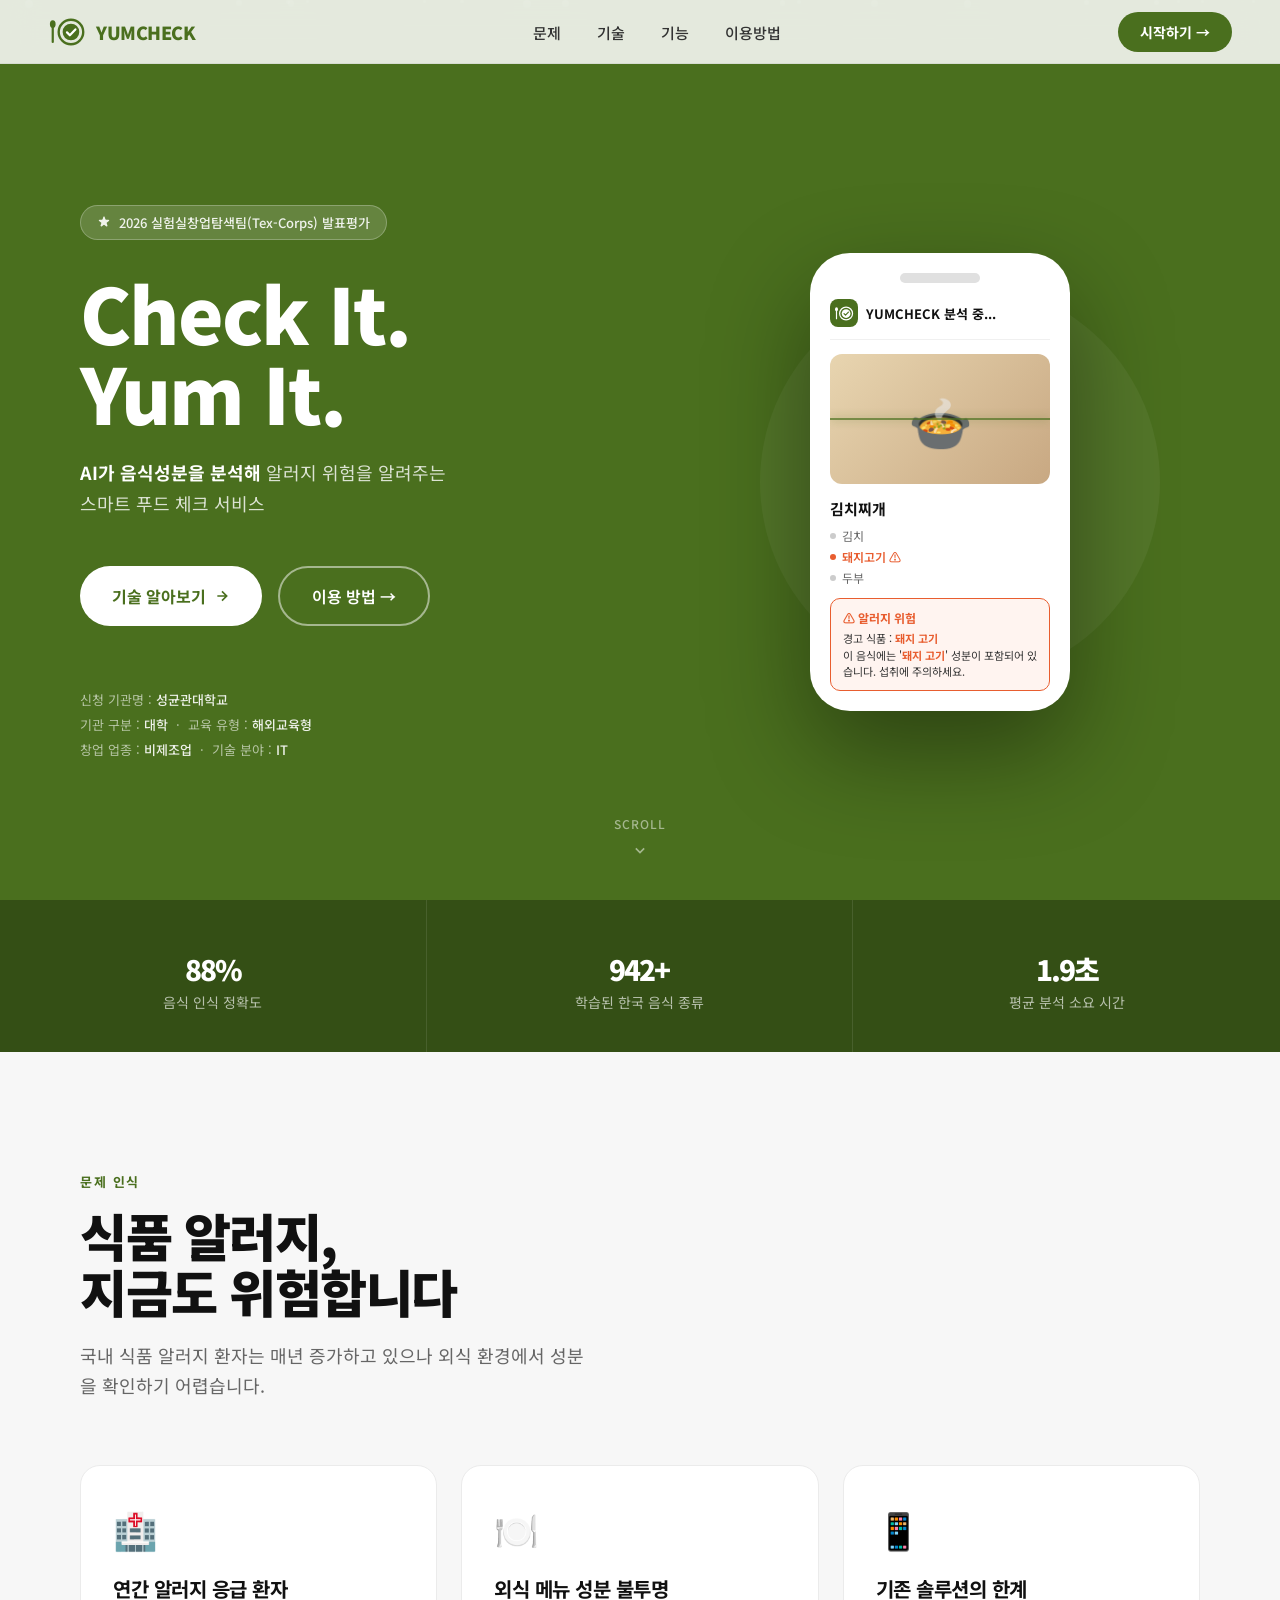
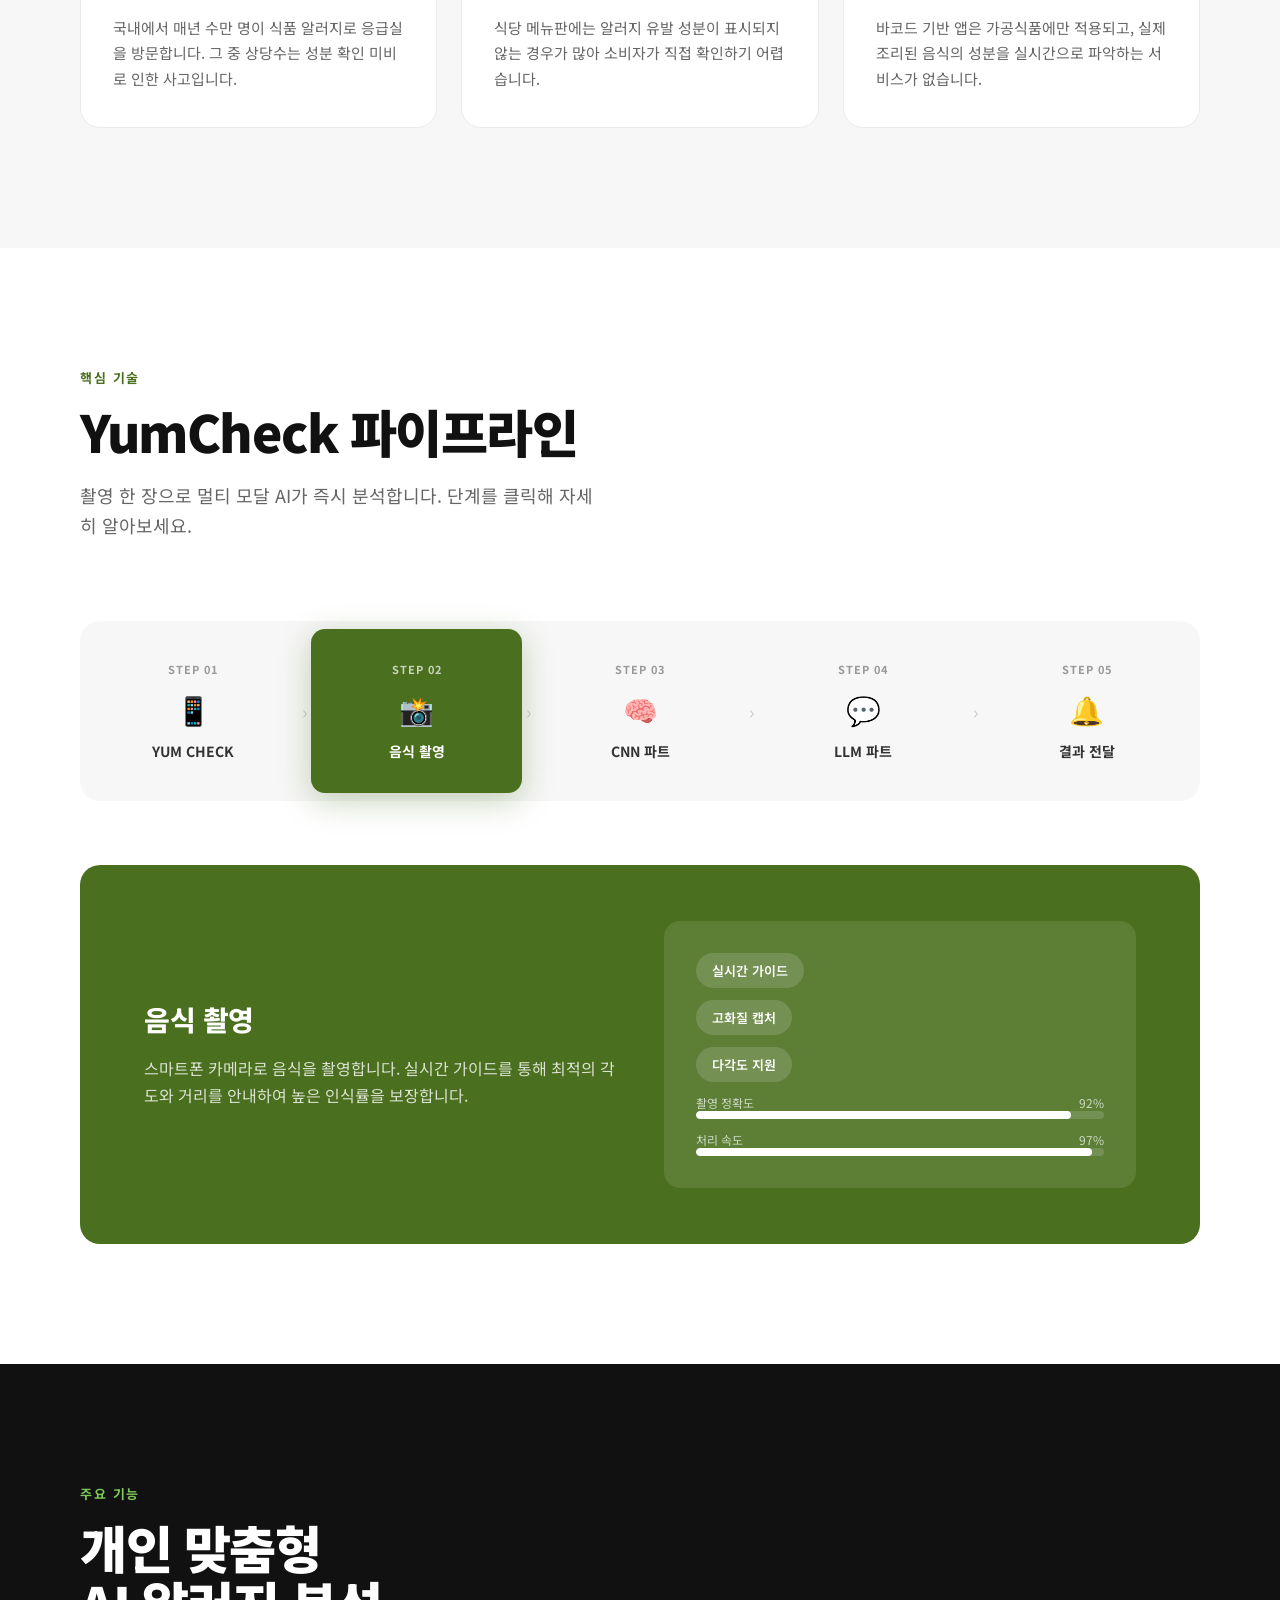
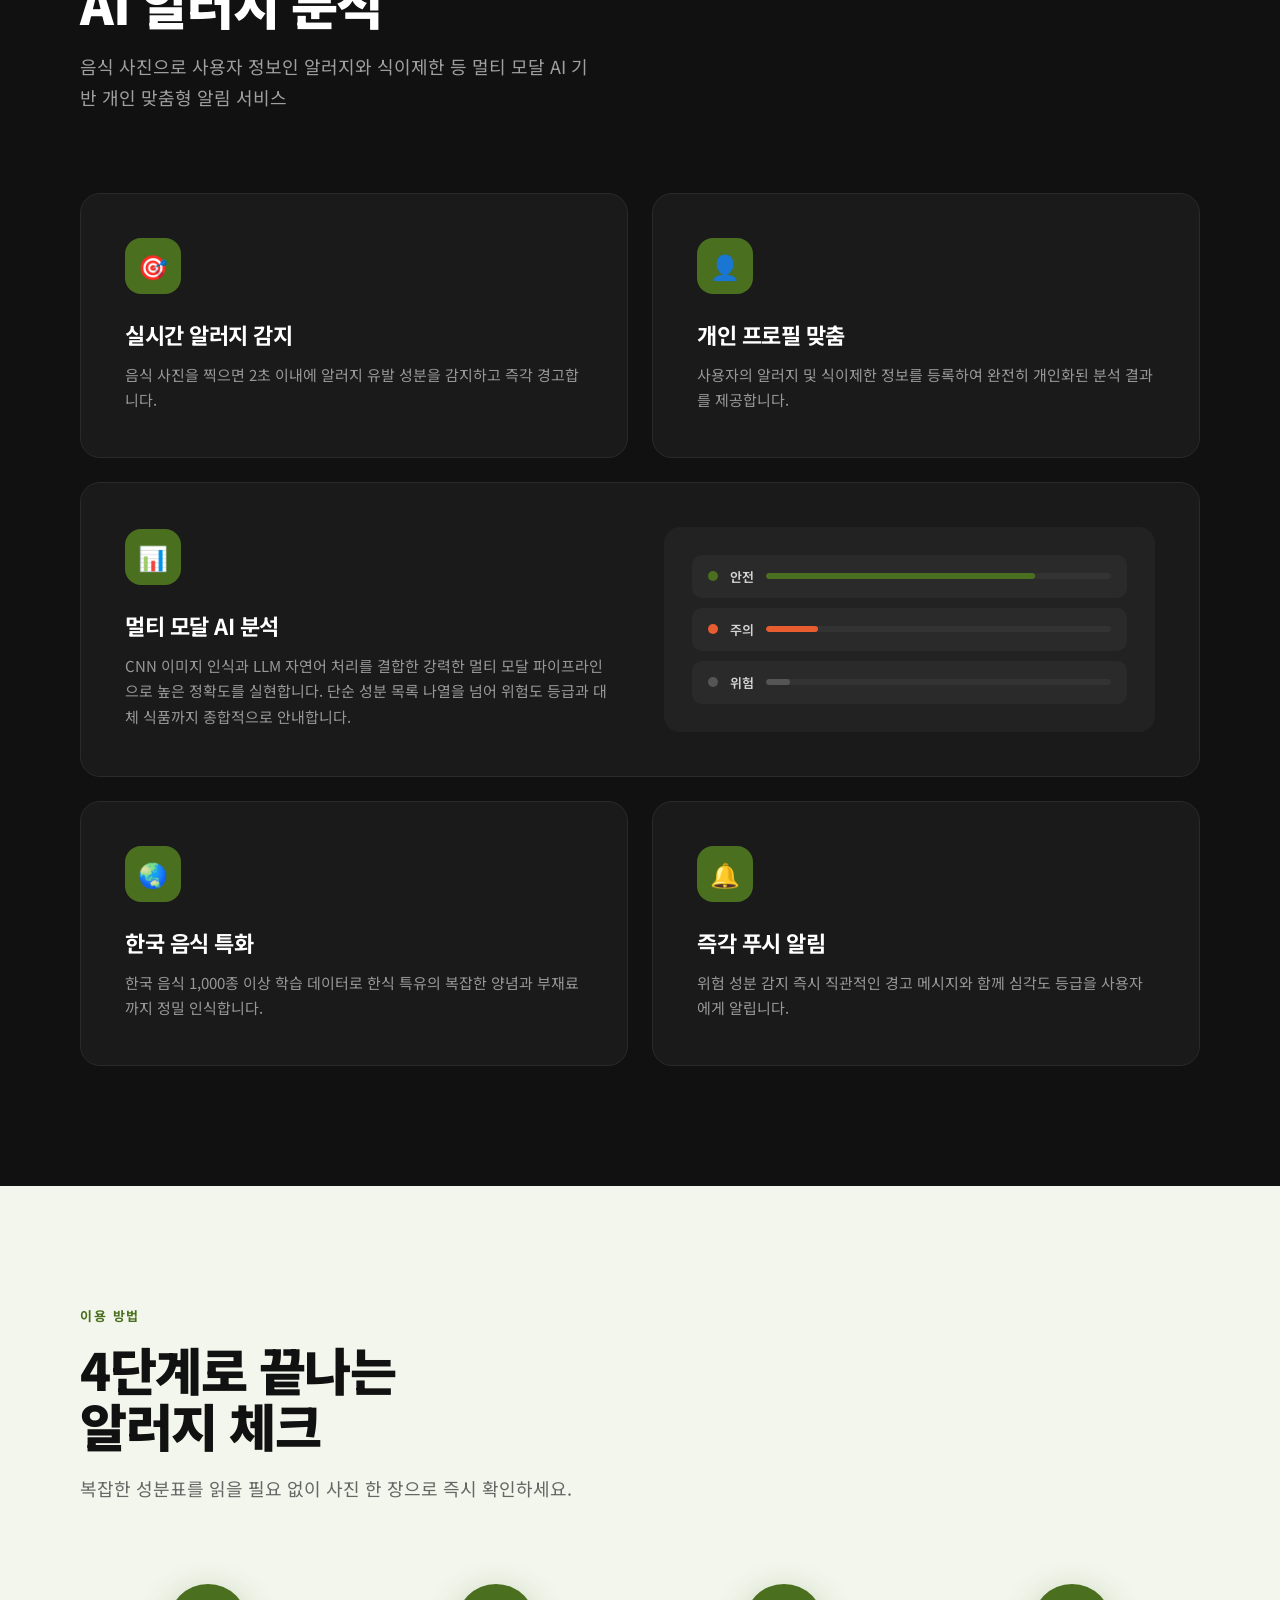
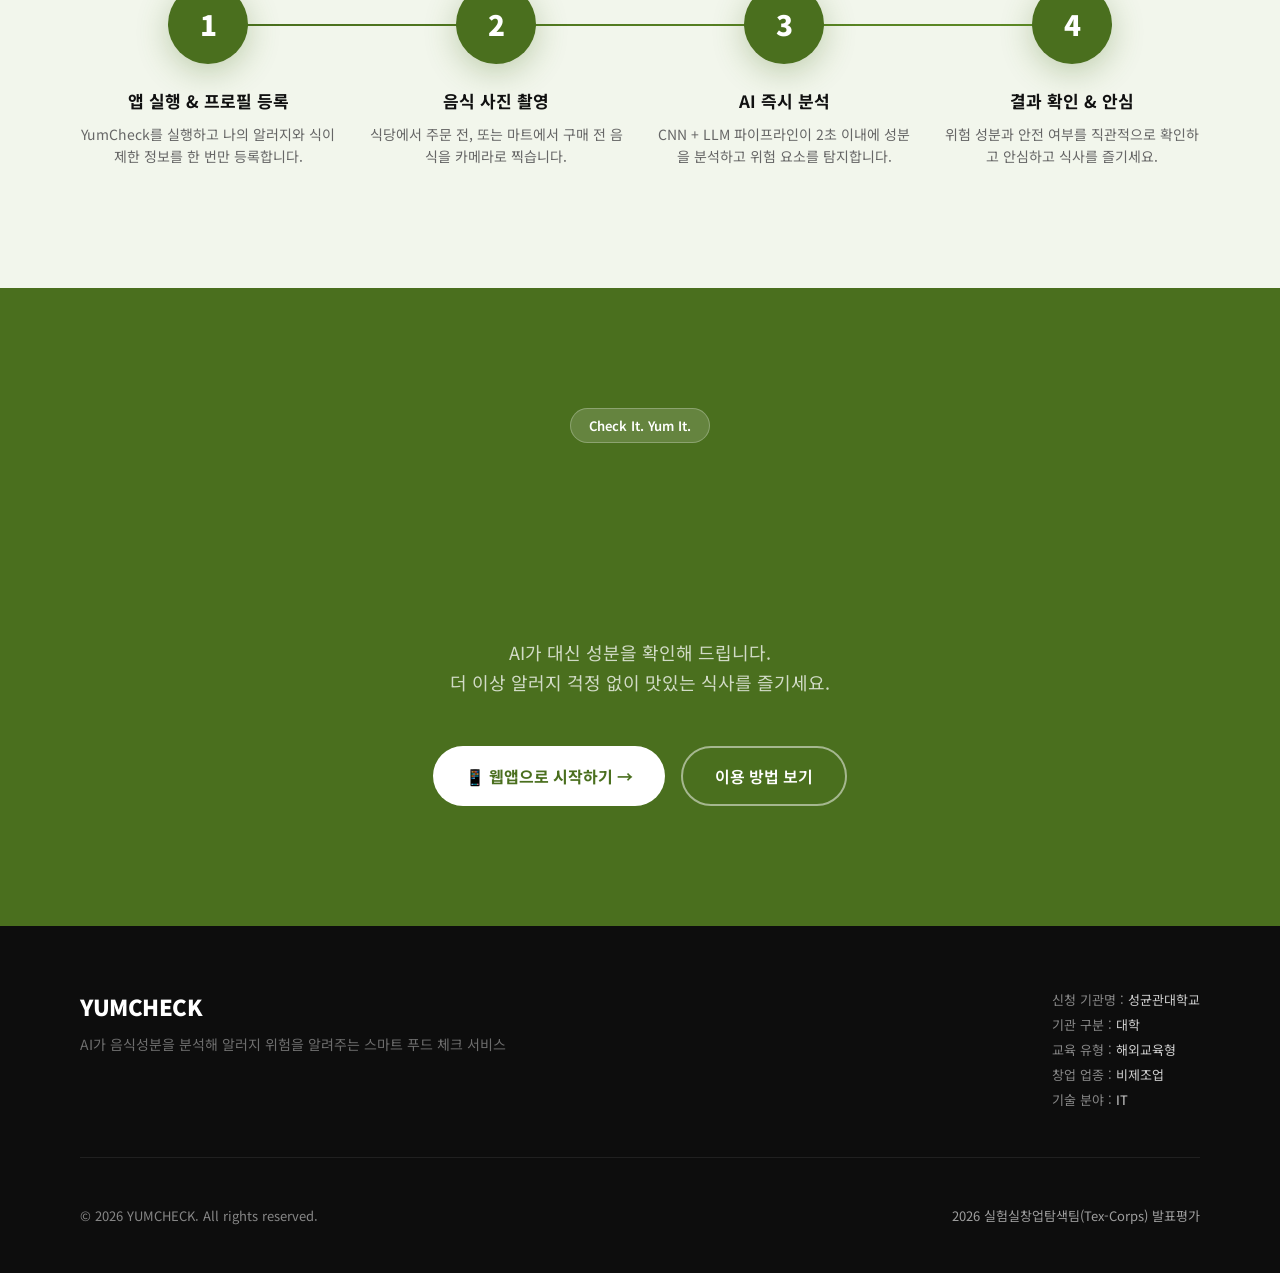
<file: index.html>
<!DOCTYPE html>
<html lang="ko">
<head>
  <meta charset="UTF-8" />
  <meta name="viewport" content="width=device-width, initial-scale=1.0" />
  <title>YUMCHECK — Check It. Yum It.</title>
  <link rel="stylesheet" href="style.css" />
</head>
<body>

<!-- ── NAV ── -->
<nav id="nav">
  <a href="#" class="nav-logo">
    <svg viewBox="0 0 48 40" fill="none" xmlns="http://www.w3.org/2000/svg"><ellipse cx="6" cy="10" rx="3.6" ry="5" fill="#4a6f1e"/><rect x="4.6" y="12" width="2.8" height="22" rx="1.4" fill="#4a6f1e"/><circle cx="29" cy="20" r="15.5" stroke="#4a6f1e" stroke-width="3" fill="none"/><circle cx="29" cy="20" r="10.5" fill="#4a6f1e"/><path d="M24 20.5l3.6 3.6 7-7.4" stroke="#fff" stroke-width="2.8" stroke-linecap="round" stroke-linejoin="round"/></svg>
    <span class="nav-logo-text">YUMCHECK</span>
  </a>
  <ul class="nav-links">
    <li><a href="#problem">문제</a></li>
    <li><a href="#pipeline">기술</a></li>
    <li><a href="#features">기능</a></li>
    <li><a href="#how">이용방법</a></li>
  </ul>
  <a href="app/" class="nav-cta">시작하기 →</a>
</nav>

<!-- ── HERO ── -->
<section class="hero" id="hero" style="position:relative;">
  <div class="particles"></div>

  <div class="hero-left">
    <div class="hero-badge">
      <svg width="14" height="14" fill="currentColor" viewBox="0 0 20 20"><path d="M9.049 2.927c.3-.921 1.603-.921 1.902 0l1.07 3.292a1 1 0 00.95.69h3.462c.969 0 1.371 1.24.588 1.81l-2.8 2.034a1 1 0 00-.364 1.118l1.07 3.292c.3.921-.755 1.688-1.54 1.118l-2.8-2.034a1 1 0 00-1.175 0l-2.8 2.034c-.784.57-1.838-.197-1.539-1.118l1.07-3.292a1 1 0 00-.364-1.118L2.98 8.72c-.783-.57-.38-1.81.588-1.81h3.461a1 1 0 00.951-.69l1.07-3.292z"/></svg>
      2026 실험실창업탐색팀(Tex-Corps) 발표평가
    </div>
    <h1 class="hero-title">Check It.<br>Yum It.</h1>
    <p class="hero-sub">
      <strong>AI가 음식성분을 분석해</strong> 알러지 위험을 알려주는<br>
      스마트 푸드 체크 서비스
    </p>
    <div class="hero-actions">
      <a href="#pipeline" class="btn-primary">
        기술 알아보기
        <svg width="16" height="16" fill="none" stroke="currentColor" stroke-width="2.5" viewBox="0 0 24 24"><path d="M5 12h14M12 5l7 7-7 7"/></svg>
      </a>
      <a href="#how" class="btn-outline">이용 방법 →</a>
    </div>
    <div class="hero-meta">
      <p>신청 기관명 : <span>성균관대학교</span></p>
      <p>기관 구분 : <span>대학</span> &nbsp;·&nbsp; 교육 유형 : <span>해외교육형</span></p>
      <p>창업 업종 : <span>비제조업</span> &nbsp;·&nbsp; 기술 분야 : <span>IT</span></p>
    </div>
  </div>

  <div class="hero-right">
    <div class="hero-blob"></div>
    <div class="phone-mockup">
      <div class="phone-notch"></div>
      <div class="phone-header">
        <div class="phone-header-icon">
          <svg viewBox="0 0 48 40" fill="none" xmlns="http://www.w3.org/2000/svg"><ellipse cx="6" cy="10" rx="3.6" ry="5" fill="white"/><rect x="4.6" y="12" width="2.8" height="22" rx="1.4" fill="white"/><circle cx="29" cy="20" r="15.5" stroke="white" stroke-width="3" fill="none"/><circle cx="29" cy="20" r="10.5" fill="white"/><path d="M24 20.5l3.6 3.6 7-7.4" stroke="#4a6f1e" stroke-width="2.8" stroke-linecap="round" stroke-linejoin="round"/></svg>
        </div>
        <span class="phone-header-title">YUMCHECK 분석 중...</span>
      </div>
      <div class="phone-food-img">
        🍲
        <div class="scan-line"></div>
      </div>
      <div class="food-name">김치찌개</div>
      <div class="ingredient-list">
        <div class="ingredient-item">
          <div class="ingredient-dot"></div>김치
        </div>
        <div class="ingredient-item danger">
          <div class="ingredient-dot"></div>돼지고기 ⚠️
        </div>
        <div class="ingredient-item">
          <div class="ingredient-dot"></div>두부
        </div>
      </div>
      <div class="allergy-alert">
        <div class="alert-title">⚠️ 알러지 위험</div>
        <div class="alert-body">
          경고 식품 : <strong>돼지 고기</strong><br>
          이 음식에는 '<strong>돼지 고기</strong>' 성분이 포함되어 있습니다. 섭취에 주의하세요.
        </div>
      </div>
    </div>
  </div>

  <div class="scroll-indicator">
    <span>SCROLL</span>
    <svg fill="none" stroke="currentColor" stroke-width="2" viewBox="0 0 24 24"><path d="M7 10l5 5 5-5"/></svg>
  </div>
</section>

<!-- ── STATS ── -->
<div class="stats-bar">
  <div class="stat-item reveal">
    <div class="stat-num">
      <span class="counting" data-target="94" data-suffix="%">0%</span>
    </div>
    <div class="stat-label">음식 인식 정확도</div>
  </div>
  <div class="stat-item reveal">
    <div class="stat-num">
      <span class="counting" data-target="1000" data-suffix="+">0+</span>
    </div>
    <div class="stat-label">학습된 한국 음식 종류</div>
  </div>
  <div class="stat-item reveal">
    <div class="stat-num">
      <span class="counting" data-target="2" data-float="true" data-suffix="초">0초</span>
    </div>
    <div class="stat-label">평균 분석 소요 시간</div>
  </div>
</div>

<!-- ── PROBLEM ── -->
<section class="section problem" id="problem">
  <div class="problem-inner">
    <div class="problem-header">
      <div class="section-tag reveal">문제 인식</div>
      <h2 class="section-title reveal">식품 알러지,<br>지금도 위험합니다</h2>
      <p class="section-desc reveal">국내 식품 알러지 환자는 매년 증가하고 있으나 외식 환경에서 성분을 확인하기 어렵습니다.</p>
    </div>
    <div class="problem-cards">
      <div class="problem-card reveal">
        <span class="problem-icon">🏥</span>
        <h3>연간 알러지 응급 환자</h3>
        <p>국내에서 매년 수만 명이 식품 알러지로 응급실을 방문합니다. 그 중 상당수는 성분 확인 미비로 인한 사고입니다.</p>
      </div>
      <div class="problem-card reveal">
        <span class="problem-icon">🍽️</span>
        <h3>외식 메뉴 성분 불투명</h3>
        <p>식당 메뉴판에는 알러지 유발 성분이 표시되지 않는 경우가 많아 소비자가 직접 확인하기 어렵습니다.</p>
      </div>
      <div class="problem-card reveal">
        <span class="problem-icon">📱</span>
        <h3>기존 솔루션의 한계</h3>
        <p>바코드 기반 앱은 가공식품에만 적용되고, 실제 조리된 음식의 성분을 실시간으로 파악하는 서비스가 없습니다.</p>
      </div>
    </div>
  </div>
</section>

<!-- ── PIPELINE ── -->
<section class="section pipeline" id="pipeline">
  <div class="pipeline-inner">
    <div class="pipeline-header">
      <div class="section-tag reveal">핵심 기술</div>
      <h2 class="section-title reveal">YumCheck 파이프라인</h2>
      <p class="section-desc reveal">촬영 한 장으로 멀티 모달 AI가 즉시 분석합니다. 단계를 클릭해 자세히 알아보세요.</p>
    </div>

    <div class="pipeline-flow reveal">
      <div class="pipeline-step active" data-index="0">
        <div class="pipeline-step-num">STEP 01</div>
        <div class="pipeline-step-icon">📱</div>
        <div class="pipeline-step-name">YUM CHECK</div>
      </div>
      <div class="pipeline-arrow">›</div>
      <div class="pipeline-step" data-index="1">
        <div class="pipeline-step-num">STEP 02</div>
        <div class="pipeline-step-icon">📸</div>
        <div class="pipeline-step-name">음식 촬영</div>
      </div>
      <div class="pipeline-arrow">›</div>
      <div class="pipeline-step" data-index="2">
        <div class="pipeline-step-num">STEP 03</div>
        <div class="pipeline-step-icon">🧠</div>
        <div class="pipeline-step-name">CNN 파트</div>
      </div>
      <div class="pipeline-arrow">›</div>
      <div class="pipeline-step" data-index="3">
        <div class="pipeline-step-num">STEP 04</div>
        <div class="pipeline-step-icon">💬</div>
        <div class="pipeline-step-name">LLM 파트</div>
      </div>
      <div class="pipeline-arrow">›</div>
      <div class="pipeline-step" data-index="4">
        <div class="pipeline-step-num">STEP 05</div>
        <div class="pipeline-step-icon">🔔</div>
        <div class="pipeline-step-name">결과 전달</div>
      </div>
    </div>

    <div class="pipeline-detail reveal">
      <div class="pipeline-detail-text">
        <h3>YUM CHECK 앱</h3>
        <p>사용자가 YumCheck 앱을 실행하고 알러지 및 식이제한 정보를 사전에 등록합니다. 개인화된 프로필 기반으로 맞춤 분석을 제공합니다.</p>
      </div>
      <div class="pipeline-detail-visual">
        <div class="detail-tag">iOS / Android</div>
        <div class="detail-tag">프로필 등록</div>
        <div class="detail-tag">알러지 설정</div>
        <div>
          <div class="detail-bar-label"><span>사용자 편의성</span><span>95%</span></div>
          <div class="detail-bar"><div class="detail-bar-fill" style="width:95%"></div></div>
        </div>
        <div>
          <div class="detail-bar-label"><span>설정 완성도</span><span>88%</span></div>
          <div class="detail-bar"><div class="detail-bar-fill" style="width:88%"></div></div>
        </div>
      </div>
    </div>
  </div>
</section>

<!-- ── FEATURES ── -->
<section class="section features" id="features">
  <div class="features-inner">
    <div class="features-header">
      <div class="section-tag reveal" style="color:#7ec85a;">주요 기능</div>
      <h2 class="section-title reveal">개인 맞춤형<br>AI 알러지 분석</h2>
      <p class="section-desc reveal">음식 사진으로 사용자 정보인 알러지와 식이제한 등 멀티 모달 AI 기반 개인 맞춤형 알림 서비스</p>
    </div>
    <div class="features-grid">
      <div class="feature-card reveal">
        <div class="feature-icon-wrap">🎯</div>
        <h3>실시간 알러지 감지</h3>
        <p>음식 사진을 찍으면 2초 이내에 알러지 유발 성분을 감지하고 즉각 경고합니다.</p>
      </div>
      <div class="feature-card reveal">
        <div class="feature-icon-wrap">👤</div>
        <h3>개인 프로필 맞춤</h3>
        <p>사용자의 알러지 및 식이제한 정보를 등록하여 완전히 개인화된 분석 결과를 제공합니다.</p>
      </div>
      <div class="feature-card large reveal">
        <div>
          <div class="feature-icon-wrap">📊</div>
          <h3>멀티 모달 AI 분석</h3>
          <p>CNN 이미지 인식과 LLM 자연어 처리를 결합한 강력한 멀티 모달 파이프라인으로 높은 정확도를 실현합니다. 단순 성분 목록 나열을 넘어 위험도 등급과 대체 식품까지 종합적으로 안내합니다.</p>
        </div>
        <div class="feature-visual">
          <div class="fv-row">
            <div class="fv-dot green"></div>
            <div class="fv-label">안전</div>
            <div class="fv-bar"><div class="fv-bar-fill green" style="width:78%"></div></div>
          </div>
          <div class="fv-row">
            <div class="fv-dot orange"></div>
            <div class="fv-label">주의</div>
            <div class="fv-bar"><div class="fv-bar-fill orange" style="width:15%"></div></div>
          </div>
          <div class="fv-row">
            <div class="fv-dot gray"></div>
            <div class="fv-label">위험</div>
            <div class="fv-bar"><div class="fv-bar-fill gray" style="width:7%"></div></div>
          </div>
        </div>
      </div>
      <div class="feature-card reveal">
        <div class="feature-icon-wrap">🌏</div>
        <h3>한국 음식 특화</h3>
        <p>한국 음식 1,000종 이상 학습 데이터로 한식 특유의 복잡한 양념과 부재료까지 정밀 인식합니다.</p>
      </div>
      <div class="feature-card reveal">
        <div class="feature-icon-wrap">🔔</div>
        <h3>즉각 푸시 알림</h3>
        <p>위험 성분 감지 즉시 직관적인 경고 메시지와 함께 심각도 등급을 사용자에게 알립니다.</p>
      </div>
    </div>
  </div>
</section>

<!-- ── HOW IT WORKS ── -->
<section class="section how" id="how">
  <div class="how-inner">
    <div class="how-header">
      <div class="section-tag reveal">이용 방법</div>
      <h2 class="section-title reveal">4단계로 끝나는<br>알러지 체크</h2>
      <p class="section-desc reveal">복잡한 성분표를 읽을 필요 없이 사진 한 장으로 즉시 확인하세요.</p>
    </div>
    <div class="how-steps">
      <div class="how-step reveal">
        <div class="how-step-num">1</div>
        <h3>앱 실행 & 프로필 등록</h3>
        <p>YumCheck를 실행하고 나의 알러지와 식이제한 정보를 한 번만 등록합니다.</p>
      </div>
      <div class="how-step reveal">
        <div class="how-step-num">2</div>
        <h3>음식 사진 촬영</h3>
        <p>식당에서 주문 전, 또는 마트에서 구매 전 음식을 카메라로 찍습니다.</p>
      </div>
      <div class="how-step reveal">
        <div class="how-step-num">3</div>
        <h3>AI 즉시 분석</h3>
        <p>CNN + LLM 파이프라인이 2초 이내에 성분을 분석하고 위험 요소를 탐지합니다.</p>
      </div>
      <div class="how-step reveal">
        <div class="how-step-num">4</div>
        <h3>결과 확인 & 안심</h3>
        <p>위험 성분과 안전 여부를 직관적으로 확인하고 안심하고 식사를 즐기세요.</p>
      </div>
    </div>
  </div>
</section>

<!-- ── CTA ── -->
<section class="cta" id="cta">
  <div class="cta-inner">
    <div class="cta-badge reveal">Check It. Yum It.</div>
    <h2 class="reveal">지금 바로<br>안전하게 드세요</h2>
    <p class="reveal">AI가 대신 성분을 확인해 드립니다.<br>더 이상 알러지 걱정 없이 맛있는 식사를 즐기세요.</p>
    <div class="cta-actions reveal">
      <a href="app/" class="btn-primary">
        📱 웹앱으로 시작하기 →
      </a>
      <a href="#how" class="btn-outline">
        이용 방법 보기
      </a>
    </div>
  </div>
</section>

<!-- ── FOOTER ── -->
<footer>
  <div class="footer-inner">
    <div class="footer-top">
      <div class="footer-brand">
        <div class="footer-brand-name">YUMCHECK</div>
        <div class="footer-brand-tagline">AI가 음식성분을 분석해 알러지 위험을 알려주는 스마트 푸드 체크 서비스</div>
      </div>
      <div class="footer-info">
        <p>신청 기관명 : <span>성균관대학교</span></p>
        <p>기관 구분 : <span>대학</span></p>
        <p>교육 유형 : <span>해외교육형</span></p>
        <p>창업 업종 : <span>비제조업</span></p>
        <p>기술 분야 : <span>IT</span></p>
      </div>
    </div>
    <div class="footer-bottom">
      <p>© 2026 YUMCHECK. All rights reserved.</p>
      <p class="footer-event">2026 실험실창업탐색팀(Tex-Corps) 발표평가</p>
    </div>
  </div>
</footer>

<script src="script.js"></script>
</body>
</html>
</file>
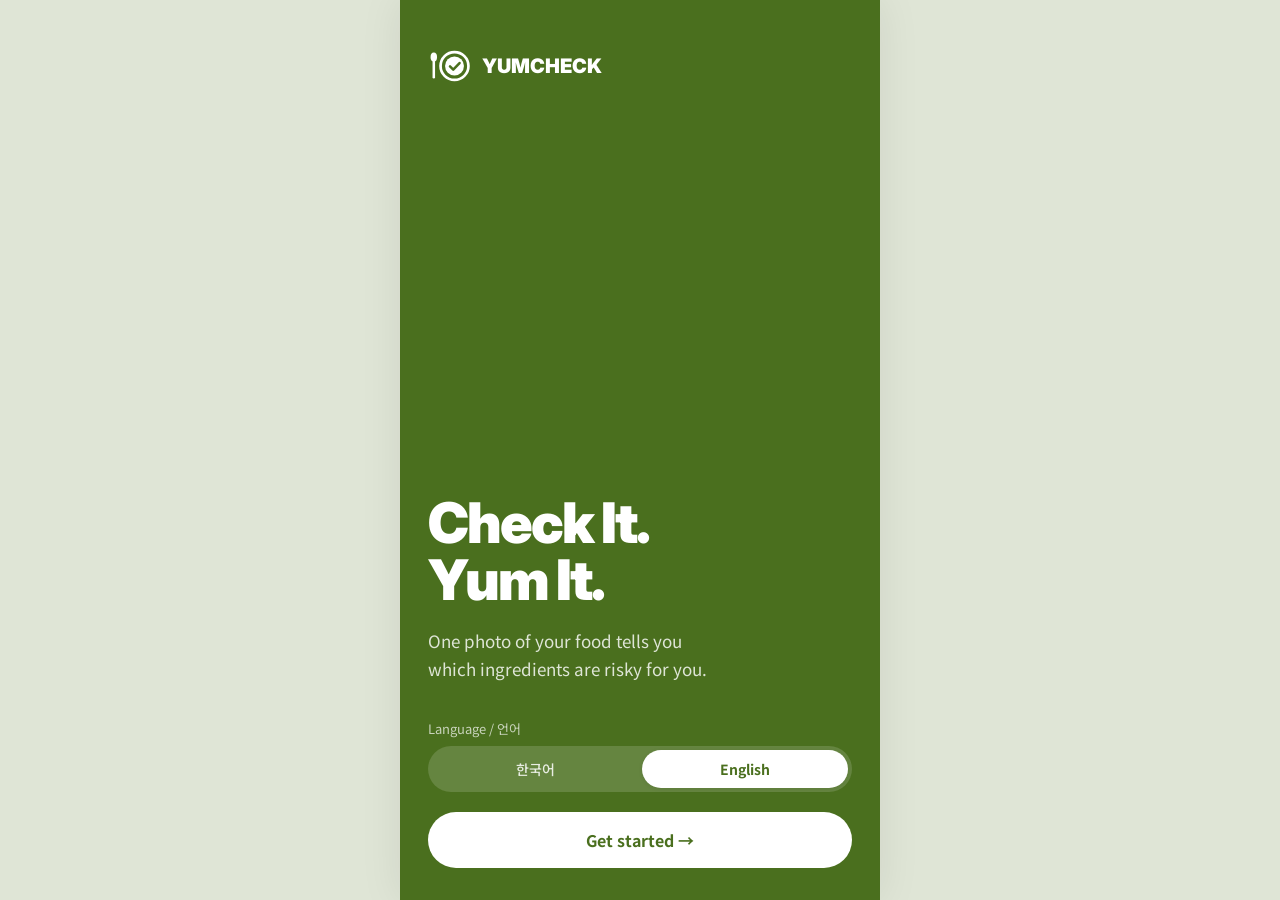
<file: app/index.html>
<!DOCTYPE html>
<html lang="ko">
<head>
  <meta charset="UTF-8" />
  <meta name="viewport" content="width=device-width, initial-scale=1, viewport-fit=cover" />
  <meta name="theme-color" content="#4a6f1e" />
  <meta name="apple-mobile-web-app-capable" content="yes" />
  <meta name="apple-mobile-web-app-status-bar-style" content="default" />
  <meta name="apple-mobile-web-app-title" content="YumCheck" />
  <title>YumCheck</title>
  <link rel="manifest" href="manifest.json" />
  <link rel="icon" href="icon.svg" type="image/svg+xml" />
  <link rel="apple-touch-icon" href="icon-192.png" />
  <link rel="preconnect" href="https://fonts.googleapis.com" />
  <link rel="stylesheet" href="https://fonts.googleapis.com/css2?family=Noto+Sans+KR:wght@400;500;700;900&family=Inter:wght@400;500;700;900&display=swap" />
  <link rel="stylesheet" href="app.css" />
</head>
<body>
  <div id="app">
    <header class="topbar" id="topbar">
      <button class="brand" data-go="home" aria-label="YumCheck home">
        <svg viewBox="0 0 48 40" fill="none" aria-hidden="true"><ellipse cx="6" cy="10" rx="3.6" ry="5" fill="currentColor"/><rect x="4.6" y="12" width="2.8" height="22" rx="1.4" fill="currentColor"/><circle cx="29" cy="20" r="15.5" stroke="currentColor" stroke-width="3"/><circle cx="29" cy="20" r="10.5" fill="currentColor"/><path d="M24 20.5l3.6 3.6 7-7.4" stroke="#fff" stroke-width="2.8" stroke-linecap="round" stroke-linejoin="round"/></svg>
        <span>YUMCHECK</span>
      </button>
      <div class="lang-toggle" role="group" aria-label="Language">
        <button data-lang="ko">KO</button>
        <button data-lang="en">EN</button>
      </div>
    </header>

    <main id="view"></main>

    <nav class="tabbar" id="tabbar">
      <button data-go="home" class="tab" data-tab="home">
        <svg viewBox="0 0 24 24" fill="none" stroke="currentColor" stroke-width="2" stroke-linecap="round" stroke-linejoin="round"><path d="M3 10.5 12 3l9 7.5V20a1 1 0 0 1-1 1h-5v-6H9v6H4a1 1 0 0 1-1-1z"/></svg>
        <span data-i18n="tabHome"></span>
      </button>
      <button class="tab-scan" data-action="camera" aria-label="Take photo">
        <svg viewBox="0 0 24 24" fill="none" stroke="currentColor" stroke-width="2" stroke-linecap="round" stroke-linejoin="round"><path d="M4 8h3l2-3h6l2 3h3a1 1 0 0 1 1 1v10a1 1 0 0 1-1 1H4a1 1 0 0 1-1-1V9a1 1 0 0 1 1-1z"/><circle cx="12" cy="13.5" r="3.5"/></svg>
      </button>
      <button data-go="profile" class="tab" data-tab="profile">
        <svg viewBox="0 0 24 24" fill="none" stroke="currentColor" stroke-width="2" stroke-linecap="round" stroke-linejoin="round"><circle cx="12" cy="8" r="4"/><path d="M4 21c0-4 3.6-7 8-7s8 3 8 7"/></svg>
        <span data-i18n="tabProfile"></span>
      </button>
    </nav>

    <!-- 카메라: 스마트폰에서는 바로 후면 카메라가 열림 -->
    <input type="file" id="cameraInput" accept="image/*" capture="environment" hidden />
    <input type="file" id="galleryInput" accept="image/*" hidden />

    <div class="toast" id="toast" role="status" aria-live="polite"></div>
  </div>

  <script src="data.js"></script>
  <script src="app.js"></script>
</body>
</html>
</file>
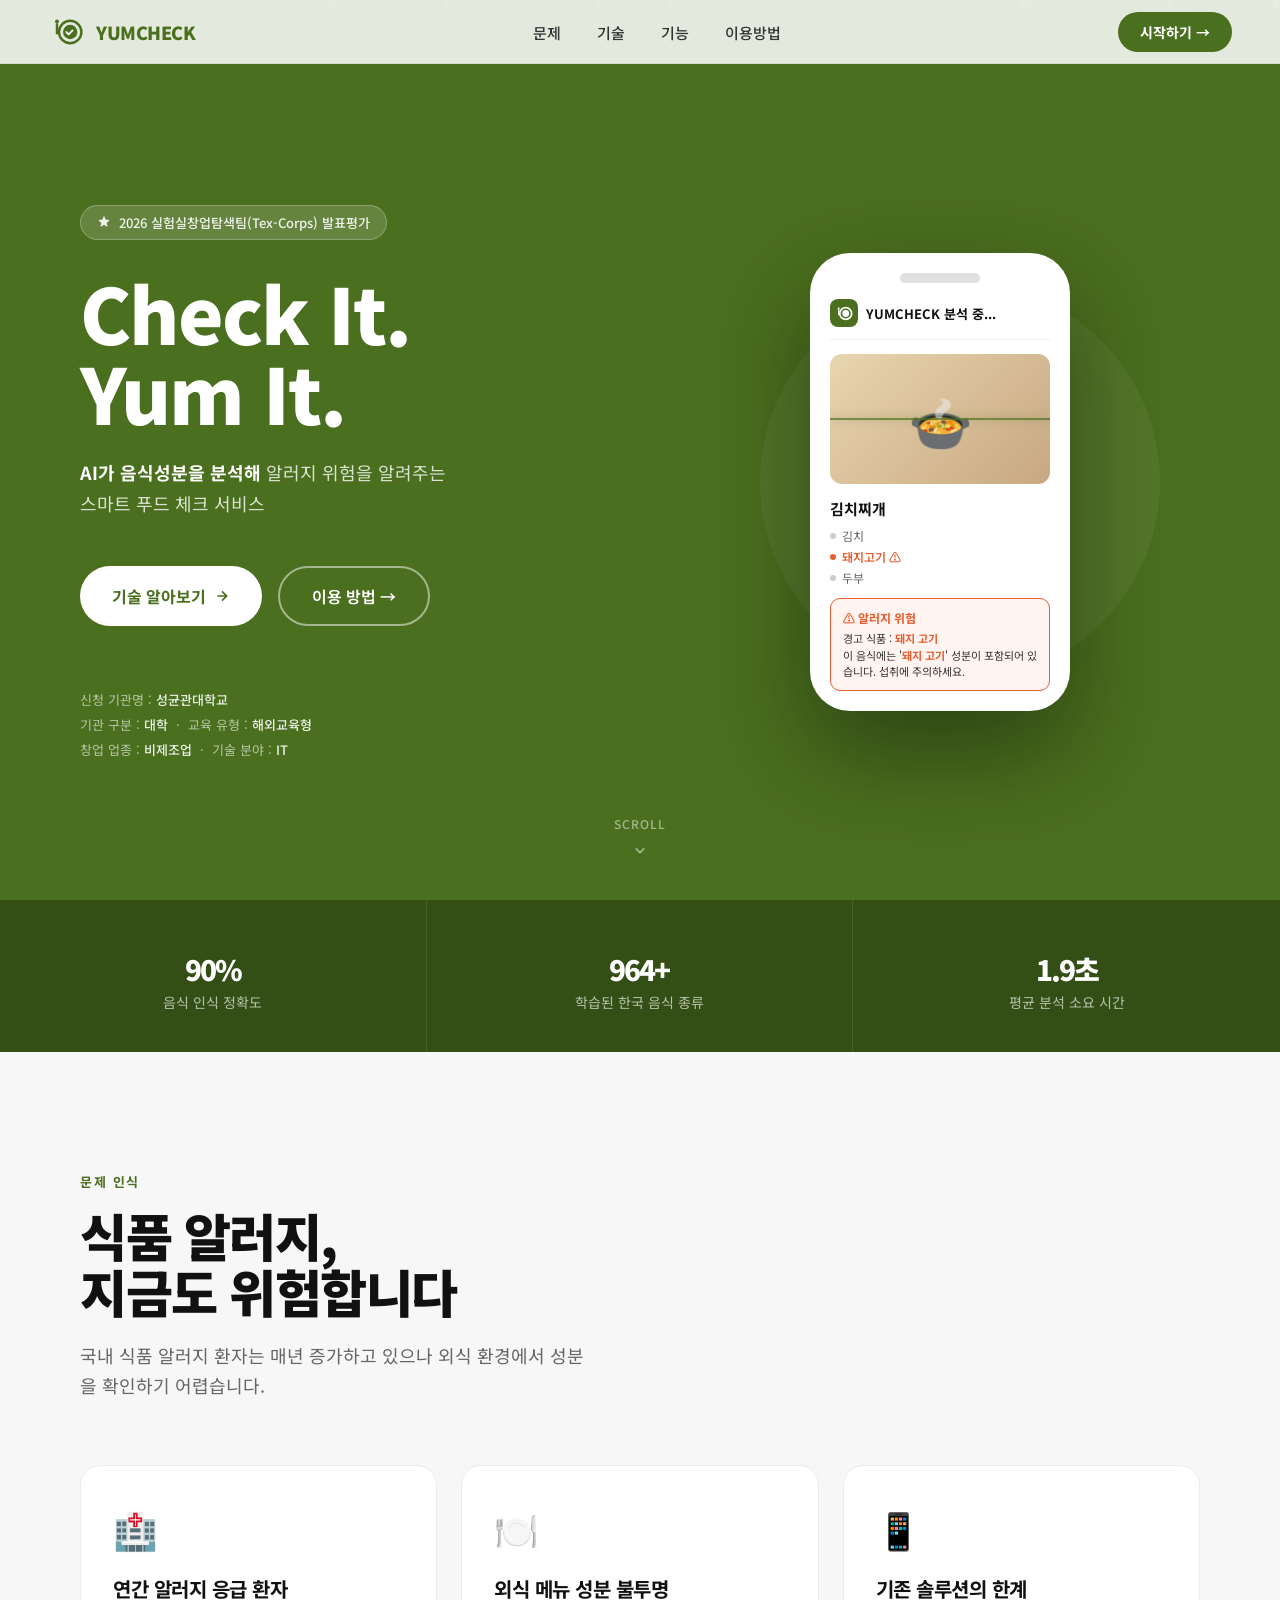
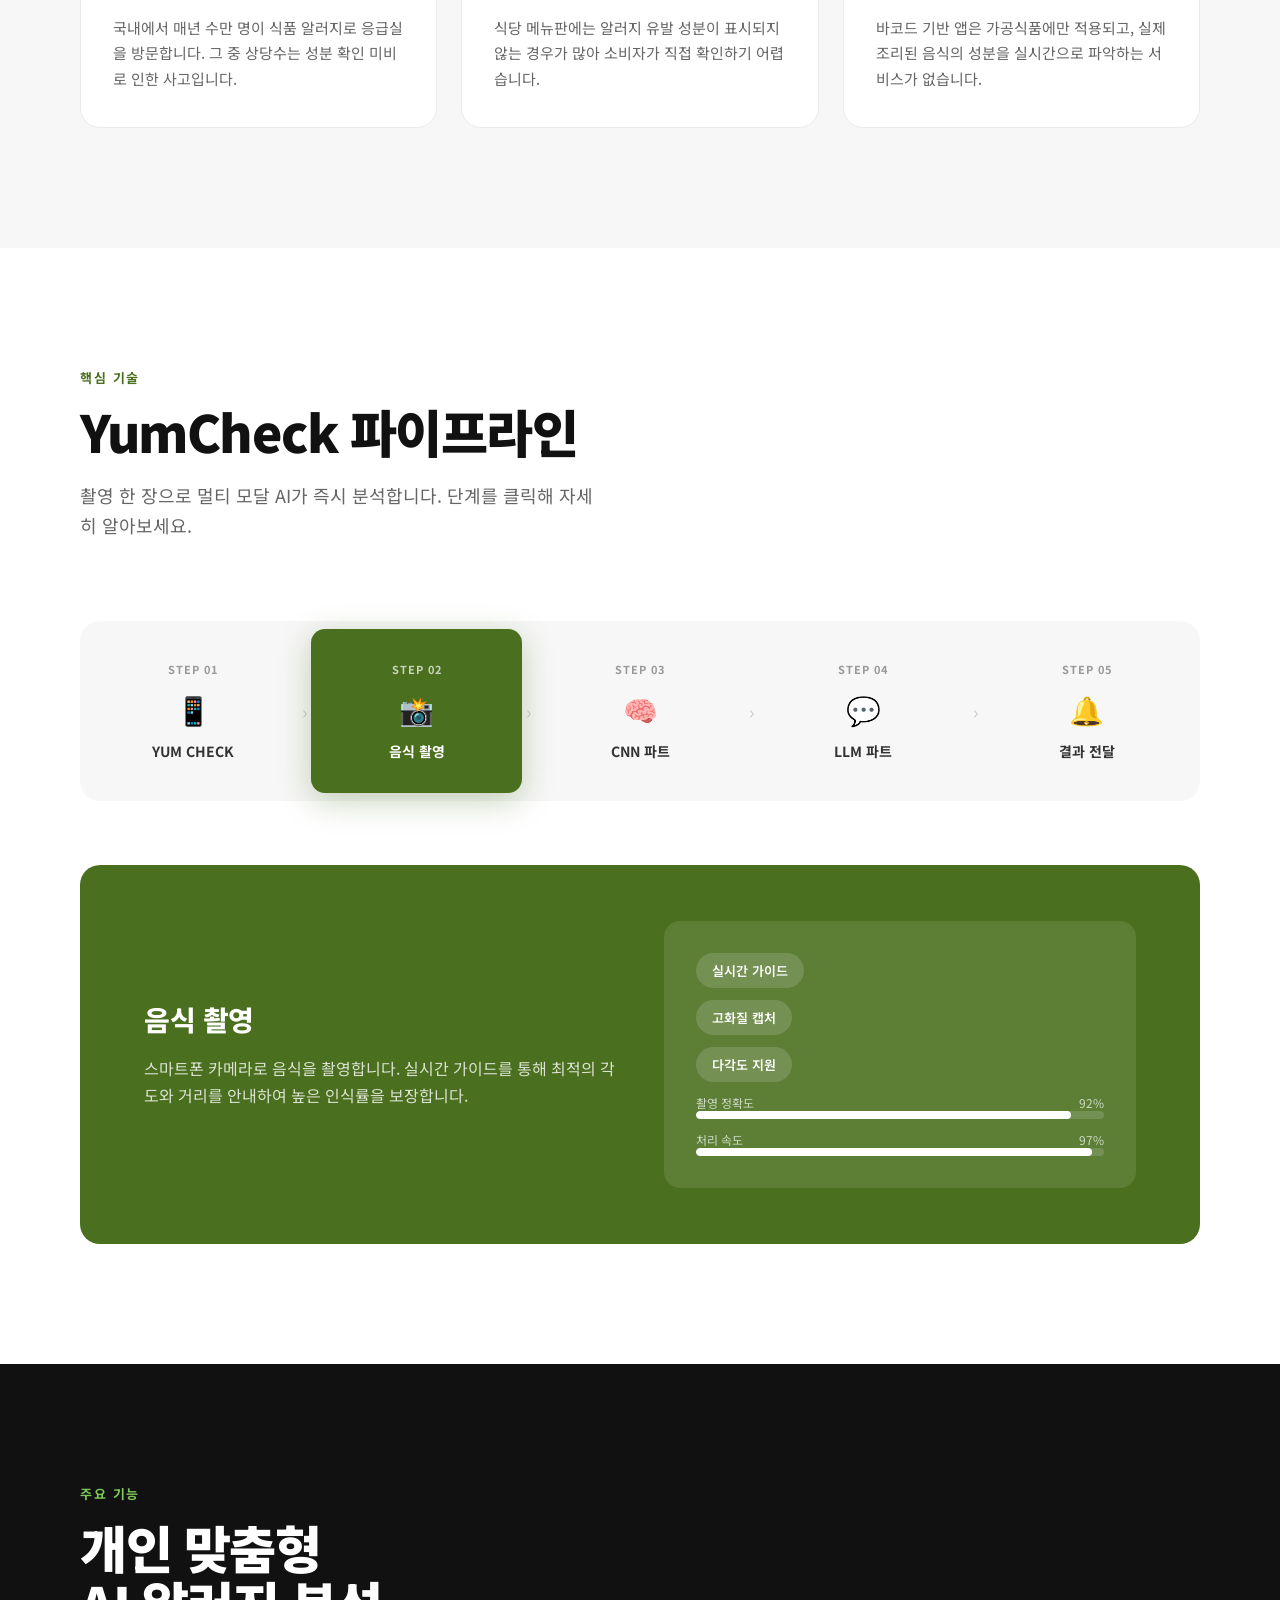
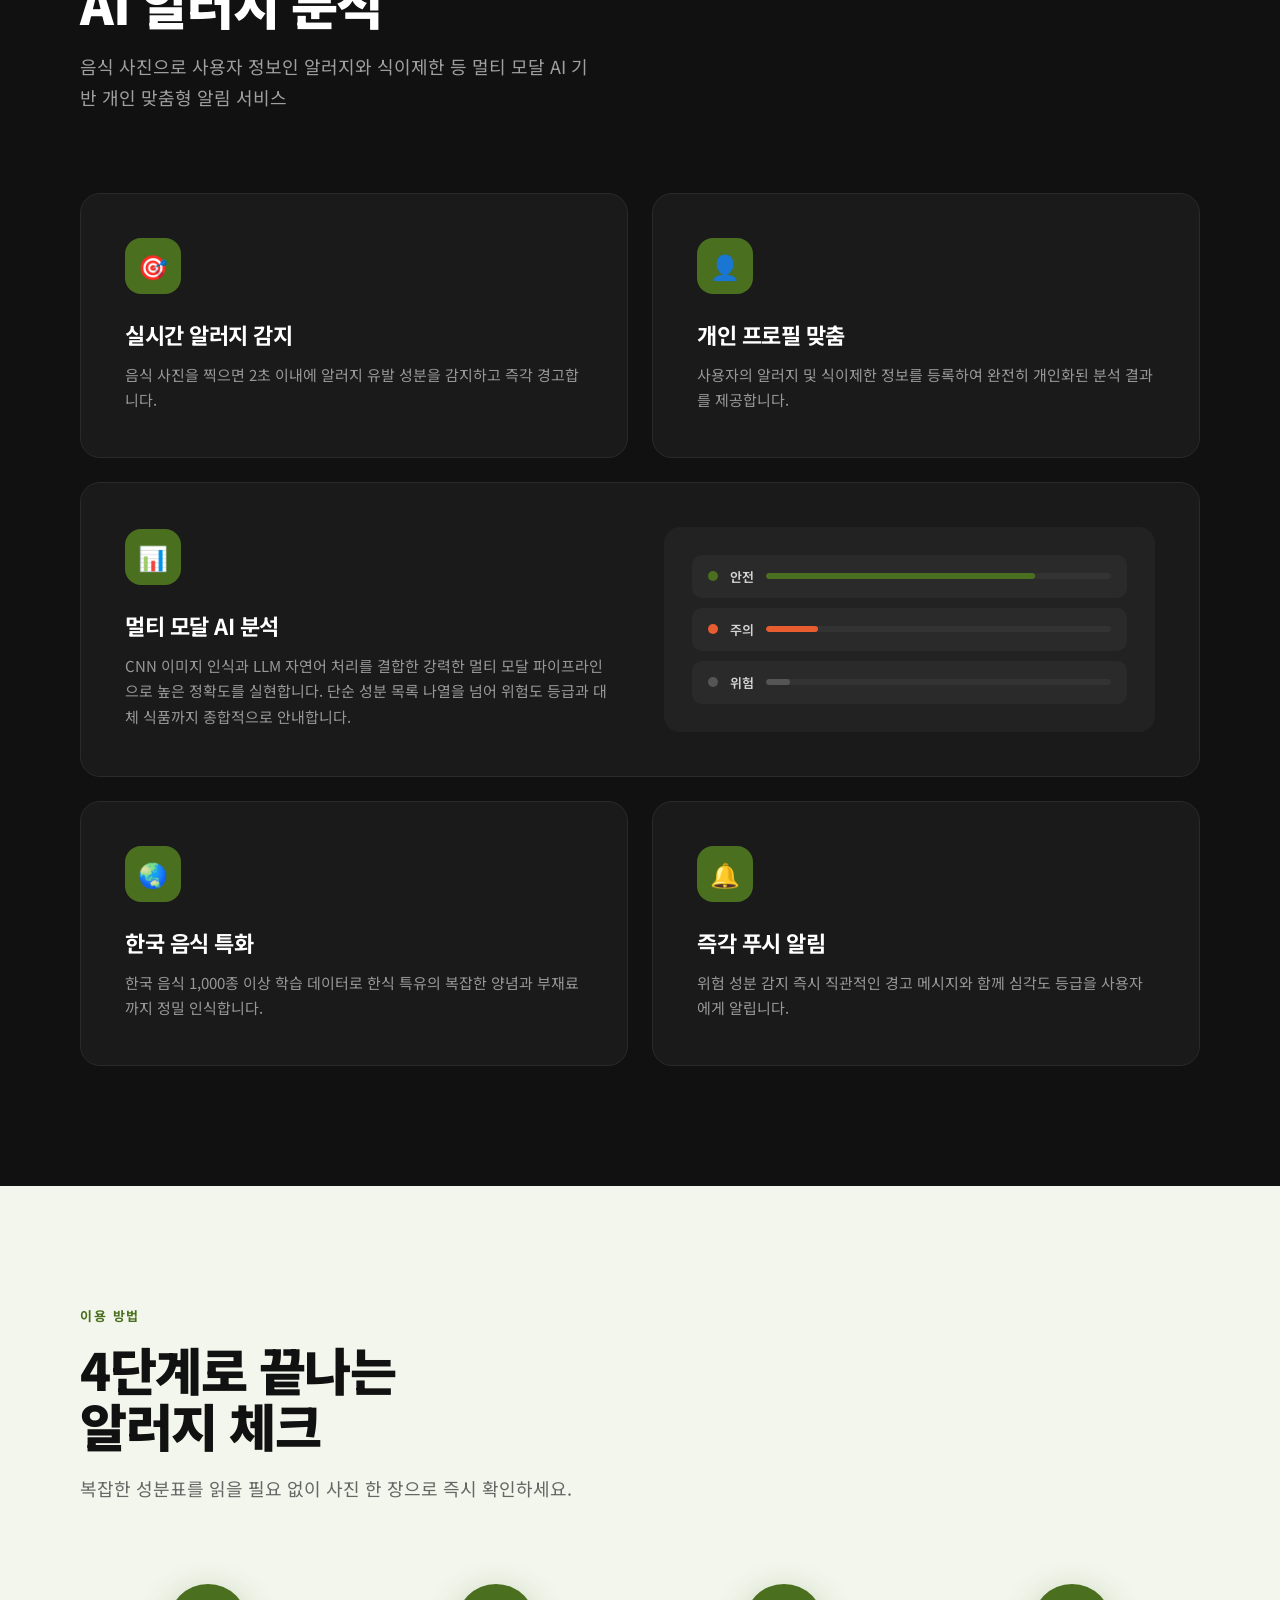
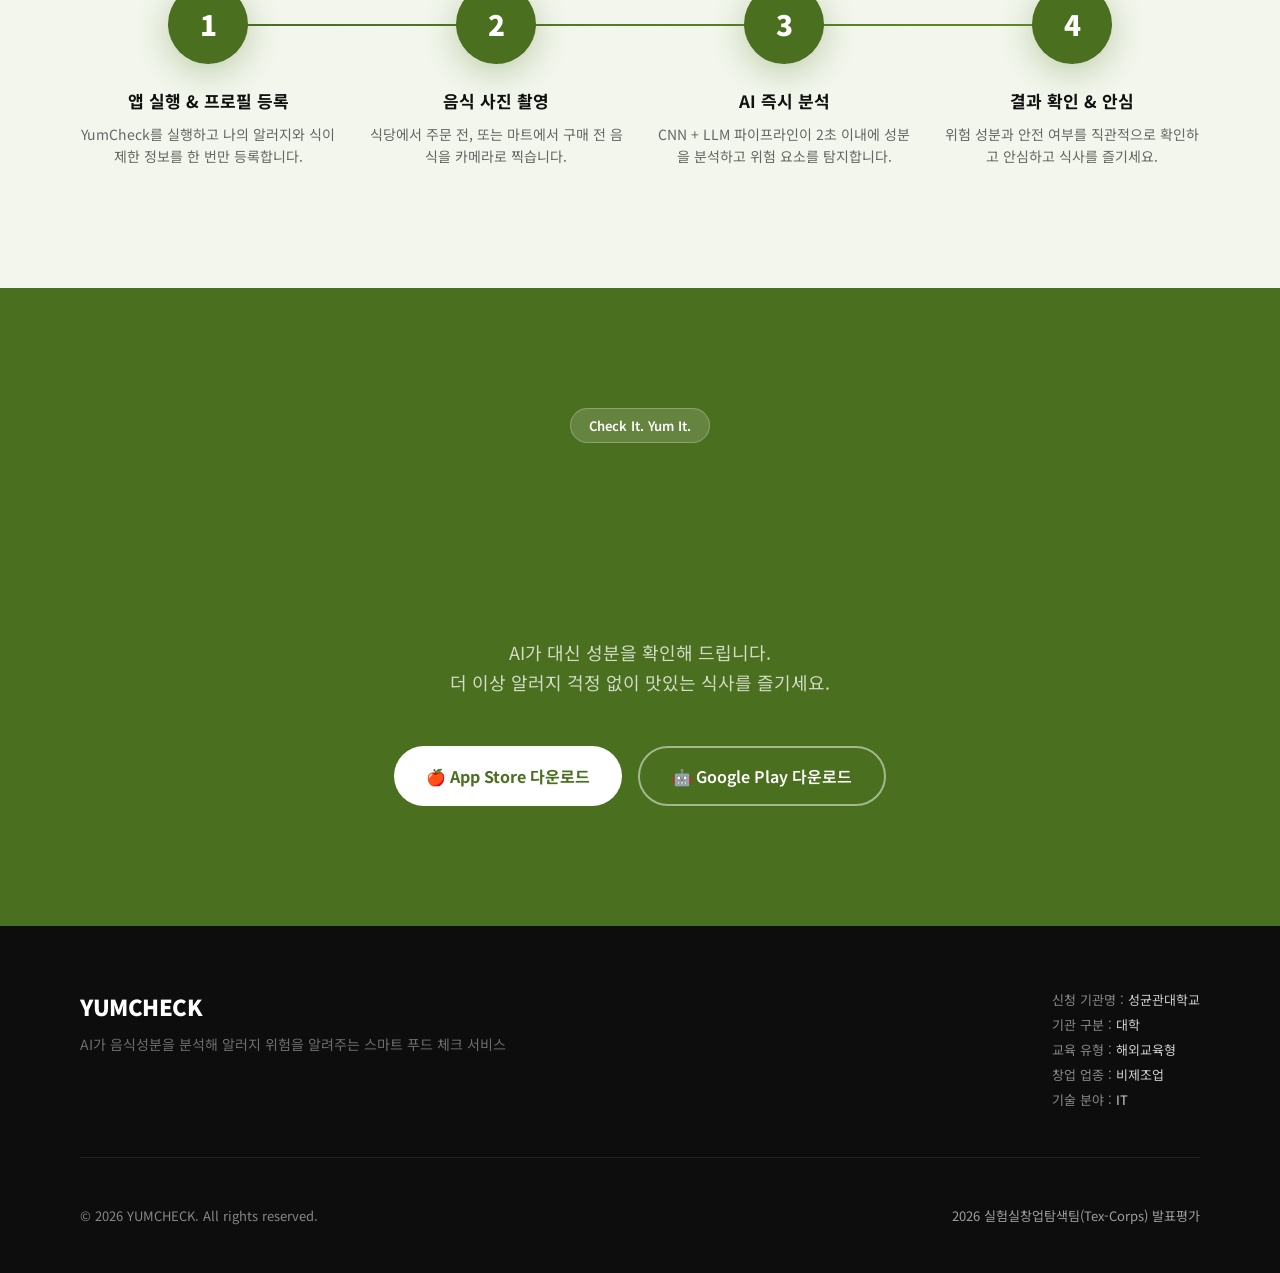
<file: main.html>
<!DOCTYPE html>
<html lang="ko">
<head>
  <meta charset="UTF-8" />
  <meta name="viewport" content="width=device-width, initial-scale=1.0" />
  <title>YUMCHECK — Check It. Yum It.</title>
  <link rel="stylesheet" href="style.css" />
</head>
<body>

<!-- ── NAV ── -->
<nav id="nav">
  <a href="#" class="nav-logo">
    <svg viewBox="0 0 40 40" fill="none" xmlns="http://www.w3.org/2000/svg">
      <circle cx="24" cy="20" r="14" stroke="#4a6f1e" stroke-width="3"/>
      <circle cx="24" cy="20" r="9" fill="#4a6f1e"/>
      <path d="M19 20l3 3 5-5" stroke="white" stroke-width="2.2" stroke-linecap="round" stroke-linejoin="round"/>
      <rect x="6" y="9" width="3" height="14" rx="1.5" fill="#4a6f1e"/>
      <circle cx="7.5" cy="7" r="2.5" fill="#4a6f1e"/>
    </svg>
    <span class="nav-logo-text">YUMCHECK</span>
  </a>
  <ul class="nav-links">
    <li><a href="#problem">문제</a></li>
    <li><a href="#pipeline">기술</a></li>
    <li><a href="#features">기능</a></li>
    <li><a href="#how">이용방법</a></li>
  </ul>
  <a href="#cta" class="nav-cta">시작하기 →</a>
</nav>

<!-- ── HERO ── -->
<section class="hero" id="hero" style="position:relative;">
  <div class="particles"></div>

  <div class="hero-left">
    <div class="hero-badge">
      <svg width="14" height="14" fill="currentColor" viewBox="0 0 20 20"><path d="M9.049 2.927c.3-.921 1.603-.921 1.902 0l1.07 3.292a1 1 0 00.95.69h3.462c.969 0 1.371 1.24.588 1.81l-2.8 2.034a1 1 0 00-.364 1.118l1.07 3.292c.3.921-.755 1.688-1.54 1.118l-2.8-2.034a1 1 0 00-1.175 0l-2.8 2.034c-.784.57-1.838-.197-1.539-1.118l1.07-3.292a1 1 0 00-.364-1.118L2.98 8.72c-.783-.57-.38-1.81.588-1.81h3.461a1 1 0 00.951-.69l1.07-3.292z"/></svg>
      2026 실험실창업탐색팀(Tex-Corps) 발표평가
    </div>
    <h1 class="hero-title">Check It.<br>Yum It.</h1>
    <p class="hero-sub">
      <strong>AI가 음식성분을 분석해</strong> 알러지 위험을 알려주는<br>
      스마트 푸드 체크 서비스
    </p>
    <div class="hero-actions">
      <a href="#pipeline" class="btn-primary">
        기술 알아보기
        <svg width="16" height="16" fill="none" stroke="currentColor" stroke-width="2.5" viewBox="0 0 24 24"><path d="M5 12h14M12 5l7 7-7 7"/></svg>
      </a>
      <a href="#how" class="btn-outline">이용 방법 →</a>
    </div>
    <div class="hero-meta">
      <p>신청 기관명 : <span>성균관대학교</span></p>
      <p>기관 구분 : <span>대학</span> &nbsp;·&nbsp; 교육 유형 : <span>해외교육형</span></p>
      <p>창업 업종 : <span>비제조업</span> &nbsp;·&nbsp; 기술 분야 : <span>IT</span></p>
    </div>
  </div>

  <div class="hero-right">
    <div class="hero-blob"></div>
    <div class="phone-mockup">
      <div class="phone-notch"></div>
      <div class="phone-header">
        <div class="phone-header-icon">
          <svg viewBox="0 0 20 20"><circle cx="12" cy="10" r="7" stroke="white" stroke-width="2" fill="none"/><circle cx="12" cy="10" r="4" fill="white"/><path d="M12 4l.01-.01M12 16l.01-.01" stroke="white" stroke-width="0"/><rect x="3" y="5" width="1.5" height="7" rx=".75" fill="white"/><circle cx="3.75" cy="4" r="1.2" fill="white"/></svg>
        </div>
        <span class="phone-header-title">YUMCHECK 분석 중...</span>
      </div>
      <div class="phone-food-img">
        🍲
        <div class="scan-line"></div>
      </div>
      <div class="food-name">김치찌개</div>
      <div class="ingredient-list">
        <div class="ingredient-item">
          <div class="ingredient-dot"></div>김치
        </div>
        <div class="ingredient-item danger">
          <div class="ingredient-dot"></div>돼지고기 ⚠️
        </div>
        <div class="ingredient-item">
          <div class="ingredient-dot"></div>두부
        </div>
      </div>
      <div class="allergy-alert">
        <div class="alert-title">⚠️ 알러지 위험</div>
        <div class="alert-body">
          경고 식품 : <strong>돼지 고기</strong><br>
          이 음식에는 '<strong>돼지 고기</strong>' 성분이 포함되어 있습니다. 섭취에 주의하세요.
        </div>
      </div>
    </div>
  </div>

  <div class="scroll-indicator">
    <span>SCROLL</span>
    <svg fill="none" stroke="currentColor" stroke-width="2" viewBox="0 0 24 24"><path d="M7 10l5 5 5-5"/></svg>
  </div>
</section>

<!-- ── STATS ── -->
<div class="stats-bar">
  <div class="stat-item reveal">
    <div class="stat-num">
      <span class="counting" data-target="94" data-suffix="%">0%</span>
    </div>
    <div class="stat-label">음식 인식 정확도</div>
  </div>
  <div class="stat-item reveal">
    <div class="stat-num">
      <span class="counting" data-target="1000" data-suffix="+">0+</span>
    </div>
    <div class="stat-label">학습된 한국 음식 종류</div>
  </div>
  <div class="stat-item reveal">
    <div class="stat-num">
      <span class="counting" data-target="2" data-float="true" data-suffix="초">0초</span>
    </div>
    <div class="stat-label">평균 분석 소요 시간</div>
  </div>
</div>

<!-- ── PROBLEM ── -->
<section class="section problem" id="problem">
  <div class="problem-inner">
    <div class="problem-header">
      <div class="section-tag reveal">문제 인식</div>
      <h2 class="section-title reveal">식품 알러지,<br>지금도 위험합니다</h2>
      <p class="section-desc reveal">국내 식품 알러지 환자는 매년 증가하고 있으나 외식 환경에서 성분을 확인하기 어렵습니다.</p>
    </div>
    <div class="problem-cards">
      <div class="problem-card reveal">
        <span class="problem-icon">🏥</span>
        <h3>연간 알러지 응급 환자</h3>
        <p>국내에서 매년 수만 명이 식품 알러지로 응급실을 방문합니다. 그 중 상당수는 성분 확인 미비로 인한 사고입니다.</p>
      </div>
      <div class="problem-card reveal">
        <span class="problem-icon">🍽️</span>
        <h3>외식 메뉴 성분 불투명</h3>
        <p>식당 메뉴판에는 알러지 유발 성분이 표시되지 않는 경우가 많아 소비자가 직접 확인하기 어렵습니다.</p>
      </div>
      <div class="problem-card reveal">
        <span class="problem-icon">📱</span>
        <h3>기존 솔루션의 한계</h3>
        <p>바코드 기반 앱은 가공식품에만 적용되고, 실제 조리된 음식의 성분을 실시간으로 파악하는 서비스가 없습니다.</p>
      </div>
    </div>
  </div>
</section>

<!-- ── PIPELINE ── -->
<section class="section pipeline" id="pipeline">
  <div class="pipeline-inner">
    <div class="pipeline-header">
      <div class="section-tag reveal">핵심 기술</div>
      <h2 class="section-title reveal">YumCheck 파이프라인</h2>
      <p class="section-desc reveal">촬영 한 장으로 멀티 모달 AI가 즉시 분석합니다. 단계를 클릭해 자세히 알아보세요.</p>
    </div>

    <div class="pipeline-flow reveal">
      <div class="pipeline-step active" data-index="0">
        <div class="pipeline-step-num">STEP 01</div>
        <div class="pipeline-step-icon">📱</div>
        <div class="pipeline-step-name">YUM CHECK</div>
      </div>
      <div class="pipeline-arrow">›</div>
      <div class="pipeline-step" data-index="1">
        <div class="pipeline-step-num">STEP 02</div>
        <div class="pipeline-step-icon">📸</div>
        <div class="pipeline-step-name">음식 촬영</div>
      </div>
      <div class="pipeline-arrow">›</div>
      <div class="pipeline-step" data-index="2">
        <div class="pipeline-step-num">STEP 03</div>
        <div class="pipeline-step-icon">🧠</div>
        <div class="pipeline-step-name">CNN 파트</div>
      </div>
      <div class="pipeline-arrow">›</div>
      <div class="pipeline-step" data-index="3">
        <div class="pipeline-step-num">STEP 04</div>
        <div class="pipeline-step-icon">💬</div>
        <div class="pipeline-step-name">LLM 파트</div>
      </div>
      <div class="pipeline-arrow">›</div>
      <div class="pipeline-step" data-index="4">
        <div class="pipeline-step-num">STEP 05</div>
        <div class="pipeline-step-icon">🔔</div>
        <div class="pipeline-step-name">결과 전달</div>
      </div>
    </div>

    <div class="pipeline-detail reveal">
      <div class="pipeline-detail-text">
        <h3>YUM CHECK 앱</h3>
        <p>사용자가 YumCheck 앱을 실행하고 알러지 및 식이제한 정보를 사전에 등록합니다. 개인화된 프로필 기반으로 맞춤 분석을 제공합니다.</p>
      </div>
      <div class="pipeline-detail-visual">
        <div class="detail-tag">iOS / Android</div>
        <div class="detail-tag">프로필 등록</div>
        <div class="detail-tag">알러지 설정</div>
        <div>
          <div class="detail-bar-label"><span>사용자 편의성</span><span>95%</span></div>
          <div class="detail-bar"><div class="detail-bar-fill" style="width:95%"></div></div>
        </div>
        <div>
          <div class="detail-bar-label"><span>설정 완성도</span><span>88%</span></div>
          <div class="detail-bar"><div class="detail-bar-fill" style="width:88%"></div></div>
        </div>
      </div>
    </div>
  </div>
</section>

<!-- ── FEATURES ── -->
<section class="section features" id="features">
  <div class="features-inner">
    <div class="features-header">
      <div class="section-tag reveal" style="color:#7ec85a;">주요 기능</div>
      <h2 class="section-title reveal">개인 맞춤형<br>AI 알러지 분석</h2>
      <p class="section-desc reveal">음식 사진으로 사용자 정보인 알러지와 식이제한 등 멀티 모달 AI 기반 개인 맞춤형 알림 서비스</p>
    </div>
    <div class="features-grid">
      <div class="feature-card reveal">
        <div class="feature-icon-wrap">🎯</div>
        <h3>실시간 알러지 감지</h3>
        <p>음식 사진을 찍으면 2초 이내에 알러지 유발 성분을 감지하고 즉각 경고합니다.</p>
      </div>
      <div class="feature-card reveal">
        <div class="feature-icon-wrap">👤</div>
        <h3>개인 프로필 맞춤</h3>
        <p>사용자의 알러지 및 식이제한 정보를 등록하여 완전히 개인화된 분석 결과를 제공합니다.</p>
      </div>
      <div class="feature-card large reveal">
        <div>
          <div class="feature-icon-wrap">📊</div>
          <h3>멀티 모달 AI 분석</h3>
          <p>CNN 이미지 인식과 LLM 자연어 처리를 결합한 강력한 멀티 모달 파이프라인으로 높은 정확도를 실현합니다. 단순 성분 목록 나열을 넘어 위험도 등급과 대체 식품까지 종합적으로 안내합니다.</p>
        </div>
        <div class="feature-visual">
          <div class="fv-row">
            <div class="fv-dot green"></div>
            <div class="fv-label">안전</div>
            <div class="fv-bar"><div class="fv-bar-fill green" style="width:78%"></div></div>
          </div>
          <div class="fv-row">
            <div class="fv-dot orange"></div>
            <div class="fv-label">주의</div>
            <div class="fv-bar"><div class="fv-bar-fill orange" style="width:15%"></div></div>
          </div>
          <div class="fv-row">
            <div class="fv-dot gray"></div>
            <div class="fv-label">위험</div>
            <div class="fv-bar"><div class="fv-bar-fill gray" style="width:7%"></div></div>
          </div>
        </div>
      </div>
      <div class="feature-card reveal">
        <div class="feature-icon-wrap">🌏</div>
        <h3>한국 음식 특화</h3>
        <p>한국 음식 1,000종 이상 학습 데이터로 한식 특유의 복잡한 양념과 부재료까지 정밀 인식합니다.</p>
      </div>
      <div class="feature-card reveal">
        <div class="feature-icon-wrap">🔔</div>
        <h3>즉각 푸시 알림</h3>
        <p>위험 성분 감지 즉시 직관적인 경고 메시지와 함께 심각도 등급을 사용자에게 알립니다.</p>
      </div>
    </div>
  </div>
</section>

<!-- ── HOW IT WORKS ── -->
<section class="section how" id="how">
  <div class="how-inner">
    <div class="how-header">
      <div class="section-tag reveal">이용 방법</div>
      <h2 class="section-title reveal">4단계로 끝나는<br>알러지 체크</h2>
      <p class="section-desc reveal">복잡한 성분표를 읽을 필요 없이 사진 한 장으로 즉시 확인하세요.</p>
    </div>
    <div class="how-steps">
      <div class="how-step reveal">
        <div class="how-step-num">1</div>
        <h3>앱 실행 & 프로필 등록</h3>
        <p>YumCheck를 실행하고 나의 알러지와 식이제한 정보를 한 번만 등록합니다.</p>
      </div>
      <div class="how-step reveal">
        <div class="how-step-num">2</div>
        <h3>음식 사진 촬영</h3>
        <p>식당에서 주문 전, 또는 마트에서 구매 전 음식을 카메라로 찍습니다.</p>
      </div>
      <div class="how-step reveal">
        <div class="how-step-num">3</div>
        <h3>AI 즉시 분석</h3>
        <p>CNN + LLM 파이프라인이 2초 이내에 성분을 분석하고 위험 요소를 탐지합니다.</p>
      </div>
      <div class="how-step reveal">
        <div class="how-step-num">4</div>
        <h3>결과 확인 & 안심</h3>
        <p>위험 성분과 안전 여부를 직관적으로 확인하고 안심하고 식사를 즐기세요.</p>
      </div>
    </div>
  </div>
</section>

<!-- ── CTA ── -->
<section class="cta" id="cta">
  <div class="cta-inner">
    <div class="cta-badge reveal">Check It. Yum It.</div>
    <h2 class="reveal">지금 바로<br>안전하게 드세요</h2>
    <p class="reveal">AI가 대신 성분을 확인해 드립니다.<br>더 이상 알러지 걱정 없이 맛있는 식사를 즐기세요.</p>
    <div class="cta-actions reveal">
      <a href="#" class="btn-primary">
        🍎 App Store 다운로드
      </a>
      <a href="#" class="btn-outline">
        🤖 Google Play 다운로드
      </a>
    </div>
  </div>
</section>

<!-- ── FOOTER ── -->
<footer>
  <div class="footer-inner">
    <div class="footer-top">
      <div class="footer-brand">
        <div class="footer-brand-name">YUMCHECK</div>
        <div class="footer-brand-tagline">AI가 음식성분을 분석해 알러지 위험을 알려주는 스마트 푸드 체크 서비스</div>
      </div>
      <div class="footer-info">
        <p>신청 기관명 : <span>성균관대학교</span></p>
        <p>기관 구분 : <span>대학</span></p>
        <p>교육 유형 : <span>해외교육형</span></p>
        <p>창업 업종 : <span>비제조업</span></p>
        <p>기술 분야 : <span>IT</span></p>
      </div>
    </div>
    <div class="footer-bottom">
      <p>© 2026 YUMCHECK. All rights reserved.</p>
      <p class="footer-event">2026 실험실창업탐색팀(Tex-Corps) 발표평가</p>
    </div>
  </div>
</footer>

<script src="script.js"></script>
</body>
</html>
</file>
<file: style.css>
@import url('https://fonts.googleapis.com/css2?family=Noto+Sans+KR:wght@300;400;500;700;900&family=Inter:wght@300;400;500;700;900&display=swap');

*, *::before, *::after { box-sizing: border-box; margin: 0; padding: 0; }

:root {
  --green: #4a6f1e;
  --green-light: #5d8a25;
  --green-dark: #344f15;
  --green-bg: #f2f6ec;
  --orange: #e85d2f;
  --black: #111111;
  --gray-1: #333333;
  --gray-2: #666666;
  --gray-3: #999999;
  --gray-4: #cccccc;
  --gray-bg: #f7f7f7;
  --white: #ffffff;
  --radius: 20px;
  --radius-sm: 12px;
}

html { scroll-behavior: smooth; }

body {
  font-family: 'Noto Sans KR', 'Inter', sans-serif;
  color: var(--black);
  background: var(--white);
  overflow-x: hidden;
}

/* ── NAV ── */
nav {
  position: fixed;
  top: 0; left: 0; right: 0;
  z-index: 100;
  display: flex;
  align-items: center;
  justify-content: space-between;
  padding: 0 48px;
  height: 64px;
  background: rgba(255,255,255,0.85);
  backdrop-filter: blur(16px);
  border-bottom: 1px solid rgba(0,0,0,0.06);
  transition: box-shadow .3s;
}
nav.scrolled { box-shadow: 0 2px 24px rgba(0,0,0,0.08); }

.nav-logo {
  display: flex;
  align-items: center;
  gap: 10px;
  text-decoration: none;
}
.nav-logo svg { width: 38px; height: 32px; }
.nav-logo-text {
  font-size: 18px;
  font-weight: 900;
  color: var(--green);
  letter-spacing: -0.5px;
}

.nav-links {
  display: flex;
  gap: 36px;
  list-style: none;
}
.nav-links a {
  font-size: 15px;
  font-weight: 500;
  color: var(--gray-1);
  text-decoration: none;
  transition: color .2s;
}
.nav-links a:hover { color: var(--green); }

.nav-cta {
  background: var(--green);
  color: var(--white);
  font-size: 14px;
  font-weight: 700;
  padding: 10px 22px;
  border-radius: 50px;
  text-decoration: none;
  transition: background .2s, transform .2s;
}
.nav-cta:hover { background: var(--green-light); transform: translateY(-1px); }

/* ── HERO ── */
.hero {
  min-height: 100vh;
  display: grid;
  grid-template-columns: 1fr 1fr;
  background: var(--green);
  padding-top: 64px;
  overflow: hidden;
}

.hero-left {
  display: flex;
  flex-direction: column;
  justify-content: center;
  padding: 80px 64px 80px 80px;
  color: var(--white);
}

.hero-badge {
  display: inline-flex;
  align-items: center;
  gap: 8px;
  background: rgba(255,255,255,0.15);
  border: 1px solid rgba(255,255,255,0.25);
  color: rgba(255,255,255,0.9);
  font-size: 13px;
  font-weight: 500;
  padding: 7px 16px;
  border-radius: 50px;
  margin-bottom: 32px;
  width: fit-content;
  opacity: 0;
  transform: translateY(20px);
  animation: fadeUp .6s .2s forwards;
}

.hero-title {
  font-size: clamp(52px, 6vw, 84px);
  font-weight: 900;
  line-height: 1.05;
  letter-spacing: -2px;
  margin-bottom: 24px;
  opacity: 0;
  transform: translateY(30px);
  animation: fadeUp .7s .4s forwards;
}

.hero-sub {
  font-size: 18px;
  font-weight: 400;
  line-height: 1.7;
  color: rgba(255,255,255,0.8);
  margin-bottom: 48px;
  opacity: 0;
  transform: translateY(30px);
  animation: fadeUp .7s .6s forwards;
}
.hero-sub strong { color: var(--white); font-weight: 700; }

.hero-actions {
  display: flex;
  gap: 16px;
  opacity: 0;
  transform: translateY(30px);
  animation: fadeUp .7s .8s forwards;
}
.btn-primary {
  display: inline-flex;
  align-items: center;
  gap: 8px;
  background: var(--white);
  color: var(--green);
  font-size: 16px;
  font-weight: 700;
  padding: 16px 32px;
  border-radius: 50px;
  text-decoration: none;
  transition: transform .2s, box-shadow .2s;
}
.btn-primary:hover { transform: translateY(-2px); box-shadow: 0 8px 32px rgba(0,0,0,0.2); }
.btn-outline {
  display: inline-flex;
  align-items: center;
  gap: 8px;
  border: 2px solid rgba(255,255,255,0.5);
  color: var(--white);
  font-size: 16px;
  font-weight: 600;
  padding: 16px 32px;
  border-radius: 50px;
  text-decoration: none;
  transition: border-color .2s, background .2s;
}
.btn-outline:hover { border-color: var(--white); background: rgba(255,255,255,0.1); }

.hero-meta {
  margin-top: 64px;
  display: flex;
  flex-direction: column;
  gap: 6px;
  opacity: 0;
  animation: fadeUp .7s 1s forwards;
}
.hero-meta p {
  font-size: 13px;
  color: rgba(255,255,255,0.6);
}
.hero-meta p span { color: rgba(255,255,255,0.9); font-weight: 500; }

.hero-right {
  display: flex;
  align-items: center;
  justify-content: center;
  padding: 80px 80px 80px 40px;
  position: relative;
}

.phone-mockup {
  width: 260px;
  background: var(--white);
  border-radius: 40px;
  padding: 20px;
  box-shadow: 0 40px 100px rgba(0,0,0,0.4);
  position: relative;
  z-index: 2;
  opacity: 0;
  transform: translateY(40px) scale(.96);
  animation: fadeUp .8s .5s forwards;
}
.phone-notch {
  width: 80px;
  height: 10px;
  background: #e0e0e0;
  border-radius: 10px;
  margin: 0 auto 16px;
}
.phone-header {
  display: flex;
  align-items: center;
  gap: 8px;
  margin-bottom: 14px;
  padding-bottom: 12px;
  border-bottom: 1px solid #f0f0f0;
}
.phone-header-icon {
  width: 28px;
  height: 28px;
  background: var(--green);
  border-radius: 8px;
  display: flex;
  align-items: center;
  justify-content: center;
}
.phone-header-icon svg { width: 20px; height: 17px; }
.phone-header-title { font-size: 13px; font-weight: 700; color: var(--black); }

.phone-food-img {
  width: 100%;
  height: 130px;
  border-radius: 12px;
  background: linear-gradient(135deg, #e8d5b0, #c8a882);
  margin-bottom: 14px;
  overflow: hidden;
  display: flex;
  align-items: center;
  justify-content: center;
  font-size: 52px;
  position: relative;
}
.scan-line {
  position: absolute;
  left: 0; right: 0;
  height: 2px;
  background: rgba(74,111,30,0.7);
  box-shadow: 0 0 8px rgba(74,111,30,0.5);
  animation: scanMove 2s ease-in-out infinite;
}
@keyframes scanMove {
  0%, 100% { top: 10%; }
  50% { top: 85%; }
}

.food-name {
  font-size: 15px;
  font-weight: 700;
  margin-bottom: 8px;
}
.ingredient-list {
  display: flex;
  flex-direction: column;
  gap: 4px;
  margin-bottom: 12px;
}
.ingredient-item {
  display: flex;
  align-items: center;
  gap: 6px;
  font-size: 12px;
  color: var(--gray-2);
}
.ingredient-item.danger { color: var(--orange); font-weight: 600; }
.ingredient-dot {
  width: 6px; height: 6px;
  border-radius: 50%;
  background: var(--gray-4);
}
.ingredient-item.danger .ingredient-dot { background: var(--orange); }

.allergy-alert {
  background: #fff4f0;
  border: 1.5px solid var(--orange);
  border-radius: 10px;
  padding: 10px 12px;
  opacity: 0;
  transform: translateY(8px);
  animation: alertPop .5s 2s forwards;
}
@keyframes alertPop {
  to { opacity: 1; transform: translateY(0); }
}
.alert-title {
  display: flex;
  align-items: center;
  gap: 6px;
  font-size: 12px;
  font-weight: 700;
  color: var(--orange);
  margin-bottom: 4px;
}
.alert-body { font-size: 11px; color: var(--gray-1); line-height: 1.5; }
.alert-body strong { color: var(--orange); }

.hero-blob {
  position: absolute;
  width: 400px; height: 400px;
  background: rgba(255,255,255,0.05);
  border-radius: 50%;
  top: 50%; left: 50%;
  transform: translate(-50%, -50%);
  animation: blobPulse 4s ease-in-out infinite;
}
@keyframes blobPulse {
  0%, 100% { transform: translate(-50%,-50%) scale(1); }
  50% { transform: translate(-50%,-50%) scale(1.08); }
}

/* ── STATS ── */
.stats-bar {
  background: var(--green-dark);
  color: var(--white);
  display: grid;
  grid-template-columns: repeat(3, 1fr);
}
.stat-item {
  padding: 40px 48px;
  border-right: 1px solid rgba(255,255,255,0.1);
  text-align: center;
}
.stat-item:last-child { border-right: none; }
.stat-num {
  font-size: 44px;
  font-weight: 900;
  letter-spacing: -2px;
  line-height: 1;
  margin-bottom: 8px;
}
.stat-num span { font-size: 28px; }
.stat-label { font-size: 14px; color: rgba(255,255,255,0.65); font-weight: 400; }

/* ── SECTION SHARED ── */
.section { padding: 120px 80px; }
.section-tag {
  font-size: 13px;
  font-weight: 700;
  color: var(--green);
  letter-spacing: 1.5px;
  text-transform: uppercase;
  margin-bottom: 16px;
}
.section-title {
  font-size: clamp(36px, 4vw, 56px);
  font-weight: 900;
  letter-spacing: -1.5px;
  line-height: 1.1;
  margin-bottom: 20px;
}
.section-desc {
  font-size: 18px;
  color: var(--gray-2);
  line-height: 1.7;
  max-width: 520px;
}

.reveal {
  opacity: 0;
  transform: translateY(40px);
  transition: opacity .7s ease, transform .7s ease;
}
.reveal.visible { opacity: 1; transform: translateY(0); }

/* ── PROBLEM ── */
.problem { background: var(--gray-bg); }
.problem-inner {
  max-width: 1200px;
  margin: 0 auto;
}
.problem-header { margin-bottom: 64px; }

.problem-cards {
  display: grid;
  grid-template-columns: repeat(3, 1fr);
  gap: 24px;
}
.problem-card {
  background: var(--white);
  border-radius: var(--radius);
  padding: 36px 32px;
  border: 1px solid #ebebeb;
  transition: transform .3s, box-shadow .3s;
}
.problem-card:hover { transform: translateY(-6px); box-shadow: 0 20px 60px rgba(0,0,0,0.08); }
.problem-icon {
  font-size: 36px;
  margin-bottom: 20px;
  display: block;
}
.problem-card h3 {
  font-size: 20px;
  font-weight: 700;
  margin-bottom: 12px;
  letter-spacing: -0.5px;
}
.problem-card p { font-size: 15px; color: var(--gray-2); line-height: 1.7; }

/* ── PIPELINE ── */
.pipeline { background: var(--white); }
.pipeline-inner { max-width: 1200px; margin: 0 auto; }
.pipeline-header { margin-bottom: 80px; }

.pipeline-flow {
  display: flex;
  align-items: center;
  gap: 0;
  margin-bottom: 64px;
  background: var(--gray-bg);
  border-radius: var(--radius);
  padding: 8px;
}
.pipeline-step {
  flex: 1;
  display: flex;
  flex-direction: column;
  align-items: center;
  text-align: center;
  padding: 32px 20px;
  border-radius: 14px;
  cursor: pointer;
  transition: background .3s;
  position: relative;
}
.pipeline-step.active {
  background: var(--green);
  color: var(--white);
  box-shadow: 0 8px 32px rgba(74,111,30,0.3);
}
.pipeline-step-num {
  font-size: 11px;
  font-weight: 700;
  letter-spacing: 1px;
  color: var(--gray-3);
  margin-bottom: 12px;
}
.pipeline-step.active .pipeline-step-num { color: rgba(255,255,255,0.7); }
.pipeline-step-icon { font-size: 28px; margin-bottom: 12px; }
.pipeline-step-name {
  font-size: 14px;
  font-weight: 700;
  color: var(--gray-1);
}
.pipeline-step.active .pipeline-step-name { color: var(--white); }
.pipeline-arrow {
  color: var(--gray-4);
  font-size: 18px;
  flex-shrink: 0;
  padding: 0 4px;
}

.pipeline-detail {
  display: grid;
  grid-template-columns: 1fr 1fr;
  gap: 48px;
  align-items: center;
  background: var(--green);
  border-radius: var(--radius);
  padding: 56px 64px;
  color: var(--white);
  min-height: 280px;
}
.pipeline-detail-text h3 {
  font-size: 28px;
  font-weight: 800;
  letter-spacing: -0.5px;
  margin-bottom: 16px;
}
.pipeline-detail-text p {
  font-size: 16px;
  color: rgba(255,255,255,0.8);
  line-height: 1.7;
}
.pipeline-detail-visual {
  background: rgba(255,255,255,0.1);
  border-radius: 16px;
  padding: 32px;
  display: flex;
  flex-direction: column;
  gap: 12px;
}
.detail-tag {
  display: inline-block;
  background: rgba(255,255,255,0.15);
  color: var(--white);
  font-size: 13px;
  font-weight: 600;
  padding: 8px 16px;
  border-radius: 50px;
  width: fit-content;
}
.detail-bar {
  height: 8px;
  background: rgba(255,255,255,0.15);
  border-radius: 50px;
  overflow: hidden;
}
.detail-bar-fill {
  height: 100%;
  background: var(--white);
  border-radius: 50px;
  animation: barGrow 1s .3s both;
  transform-origin: left;
}
@keyframes barGrow {
  from { transform: scaleX(0); }
  to { transform: scaleX(1); }
}
.detail-bar-label {
  font-size: 12px;
  color: rgba(255,255,255,0.7);
  display: flex;
  justify-content: space-between;
}

/* ── FEATURES ── */
.features { background: var(--black); color: var(--white); }
.features-inner { max-width: 1200px; margin: 0 auto; }
.features-header { margin-bottom: 80px; }
.features-header .section-title { color: var(--white); }
.features-header .section-desc { color: rgba(255,255,255,0.6); }

.features-grid {
  display: grid;
  grid-template-columns: repeat(2, 1fr);
  gap: 24px;
}
.feature-card {
  background: #1a1a1a;
  border-radius: var(--radius);
  padding: 44px;
  border: 1px solid #2a2a2a;
  transition: border-color .3s, transform .3s;
  position: relative;
  overflow: hidden;
}
.feature-card::before {
  content: '';
  position: absolute;
  inset: 0;
  background: radial-gradient(circle at top left, rgba(74,111,30,0.15), transparent 60%);
  opacity: 0;
  transition: opacity .3s;
}
.feature-card:hover { border-color: var(--green); transform: translateY(-4px); }
.feature-card:hover::before { opacity: 1; }
.feature-card.large { grid-column: span 2; display: grid; grid-template-columns: 1fr 1fr; gap: 48px; align-items: center; }

.feature-icon-wrap {
  width: 56px; height: 56px;
  background: var(--green);
  border-radius: 16px;
  display: flex;
  align-items: center;
  justify-content: center;
  font-size: 24px;
  margin-bottom: 24px;
}
.feature-card h3 {
  font-size: 22px;
  font-weight: 700;
  letter-spacing: -0.5px;
  margin-bottom: 12px;
}
.feature-card p { font-size: 15px; color: rgba(255,255,255,0.55); line-height: 1.7; }

.feature-visual {
  background: #222;
  border-radius: 16px;
  padding: 28px;
  display: flex;
  flex-direction: column;
  gap: 10px;
}
.fv-row {
  display: flex;
  align-items: center;
  gap: 12px;
  background: #2a2a2a;
  padding: 12px 16px;
  border-radius: 10px;
}
.fv-dot { width: 10px; height: 10px; border-radius: 50%; }
.fv-dot.green { background: var(--green); }
.fv-dot.orange { background: var(--orange); }
.fv-dot.gray { background: #555; }
.fv-label { font-size: 13px; font-weight: 600; color: rgba(255,255,255,0.8); }
.fv-bar { flex: 1; height: 6px; background: #333; border-radius: 50px; overflow: hidden; }
.fv-bar-fill { height: 100%; border-radius: 50px; }
.fv-bar-fill.green { background: var(--green); }
.fv-bar-fill.orange { background: var(--orange); }
.fv-bar-fill.gray { background: #555; }

/* ── HOW IT WORKS ── */
.how { background: var(--green-bg); }
.how-inner { max-width: 1200px; margin: 0 auto; }
.how-header { margin-bottom: 80px; }

.how-steps {
  display: grid;
  grid-template-columns: repeat(4, 1fr);
  gap: 32px;
  position: relative;
}
.how-steps::before {
  content: '';
  position: absolute;
  top: 40px;
  left: calc(12.5% + 20px);
  right: calc(12.5% + 20px);
  height: 2px;
  background: linear-gradient(to right, var(--green), var(--green-light));
  z-index: 0;
}
.how-step {
  display: flex;
  flex-direction: column;
  align-items: center;
  text-align: center;
  position: relative;
  z-index: 1;
}
.how-step-num {
  width: 80px; height: 80px;
  background: var(--green);
  color: var(--white);
  border-radius: 50%;
  display: flex;
  align-items: center;
  justify-content: center;
  font-size: 28px;
  font-weight: 900;
  margin-bottom: 24px;
  box-shadow: 0 8px 32px rgba(74,111,30,0.3);
  flex-shrink: 0;
}
.how-step h3 { font-size: 17px; font-weight: 700; margin-bottom: 10px; }
.how-step p { font-size: 14px; color: var(--gray-2); line-height: 1.6; }

/* ── CTA ── */
.cta {
  background: var(--green);
  color: var(--white);
  text-align: center;
  padding: 120px 80px;
}
.cta-inner { max-width: 700px; margin: 0 auto; }
.cta-badge {
  display: inline-block;
  background: rgba(255,255,255,0.15);
  border: 1px solid rgba(255,255,255,0.25);
  color: var(--white);
  font-size: 13px;
  font-weight: 600;
  padding: 7px 18px;
  border-radius: 50px;
  margin-bottom: 32px;
}
.cta h2 {
  font-size: clamp(40px, 5vw, 64px);
  font-weight: 900;
  letter-spacing: -2px;
  line-height: 1.08;
  margin-bottom: 24px;
}
.cta p {
  font-size: 18px;
  color: rgba(255,255,255,0.75);
  line-height: 1.7;
  margin-bottom: 48px;
}
.cta-actions { display: flex; gap: 16px; justify-content: center; flex-wrap: wrap; }

/* ── FOOTER ── */
footer {
  background: #0d0d0d;
  color: rgba(255,255,255,0.5);
  padding: 64px 80px 48px;
}
.footer-inner {
  max-width: 1200px;
  margin: 0 auto;
}
.footer-top {
  display: flex;
  justify-content: space-between;
  align-items: flex-start;
  margin-bottom: 48px;
  padding-bottom: 48px;
  border-bottom: 1px solid rgba(255,255,255,0.08);
}
.footer-brand { display: flex; flex-direction: column; gap: 12px; }
.footer-brand-name {
  font-size: 22px;
  font-weight: 900;
  color: var(--white);
  letter-spacing: -0.5px;
}
.footer-brand-tagline { font-size: 14px; color: rgba(255,255,255,0.4); }
.footer-info { display: flex; flex-direction: column; gap: 6px; }
.footer-info p { font-size: 13px; }
.footer-info p span { color: rgba(255,255,255,0.8); }
.footer-bottom {
  display: flex;
  justify-content: space-between;
  align-items: center;
}
.footer-bottom p { font-size: 13px; }
.footer-event {
  font-size: 13px;
  color: rgba(255,255,255,0.6);
}

/* ── ANIMATIONS ── */
@keyframes fadeUp {
  to { opacity: 1; transform: translateY(0) scale(1); }
}

/* ── FLOATING PARTICLES ── */
.particles {
  position: absolute;
  inset: 0;
  overflow: hidden;
  pointer-events: none;
}
.particle {
  position: absolute;
  width: 6px; height: 6px;
  background: rgba(255,255,255,0.15);
  border-radius: 50%;
  animation: float linear infinite;
}
@keyframes float {
  0% { transform: translateY(100vh) scale(0); opacity: 0; }
  10% { opacity: 1; }
  90% { opacity: 1; }
  100% { transform: translateY(-20px) scale(1); opacity: 0; }
}

/* ── SCROLL INDICATOR ── */
.scroll-indicator {
  position: absolute;
  bottom: 40px;
  left: 50%;
  transform: translateX(-50%);
  display: flex;
  flex-direction: column;
  align-items: center;
  gap: 8px;
  color: rgba(255,255,255,0.5);
  font-size: 12px;
  font-weight: 500;
  letter-spacing: 1px;
  animation: bounce 2s ease-in-out infinite;
}
.scroll-indicator svg { width: 20px; height: 20px; }
@keyframes bounce {
  0%, 100% { transform: translateX(-50%) translateY(0); }
  50% { transform: translateX(-50%) translateY(8px); }
}

/* ── COUNTER ── */
.counting { display: inline-block; }

/* ── RESPONSIVE ── */
@media (max-width: 1024px) {
  .hero { grid-template-columns: 1fr; }
  .hero-right { display: none; }
  .hero-left { padding: 80px 48px; }
  .stats-bar { grid-template-columns: 1fr; }
  .stat-item { border-right: none; border-bottom: 1px solid rgba(255,255,255,0.1); }
  .problem-cards { grid-template-columns: 1fr; }
  .features-grid { grid-template-columns: 1fr; }
  .feature-card.large { grid-column: span 1; grid-template-columns: 1fr; }
  .how-steps { grid-template-columns: repeat(2, 1fr); }
  .how-steps::before { display: none; }
  .pipeline-flow { flex-wrap: wrap; }
  .pipeline-arrow { display: none; }
  .pipeline-detail { grid-template-columns: 1fr; }
  nav { padding: 0 24px; }
  .nav-links { display: none; }
  .section { padding: 80px 32px; }
  footer { padding: 48px 32px; }
  .footer-top { flex-direction: column; gap: 32px; }
}

@media (max-width: 640px) {
  .hero-left { padding: 60px 24px; }
  .hero-title { font-size: 44px; }
  .hero-actions { flex-direction: column; }
  .how-steps { grid-template-columns: 1fr; }
  .cta { padding: 80px 24px; }
  .cta-actions { flex-direction: column; align-items: center; }
}
</file>
<file: app/app.css>
*, *::before, *::after { box-sizing: border-box; margin: 0; padding: 0; }

:root {
  --green: #4a6f1e;
  --green-light: #5d8a25;
  --green-dark: #344f15;
  --green-bg: #f2f6ec;
  --green-tint: #e4edd8;
  --red: #e0452b;
  --red-bg: #fff3ef;
  --red-line: #f0a493;
  --amber: #d98a00;
  --amber-bg: #fff7e6;
  --black: #111;
  --gray-1: #333;
  --gray-2: #666;
  --gray-3: #999;
  --gray-4: #ddd;
  --gray-bg: #f5f6f3;
  --white: #fff;
  --radius: 20px;
  --radius-sm: 14px;
  --top-h: 56px;
  --tab-h: 68px;
  --safe-b: env(safe-area-inset-bottom, 0px);
  --safe-t: env(safe-area-inset-top, 0px);
}

html { -webkit-text-size-adjust: 100%; }
body {
  font-family: 'Noto Sans KR', 'Inter', system-ui, sans-serif;
  color: var(--black);
  background: #dfe5d6;
  -webkit-tap-highlight-color: transparent;
  min-height: 100dvh;
}
button { font: inherit; color: inherit; background: none; border: 0; cursor: pointer; }
input { font: inherit; }
img { display: block; max-width: 100%; }

#app {
  position: relative;
  max-width: 480px;
  min-height: 100dvh;
  margin: 0 auto;
  background: var(--gray-bg);
  padding-top: calc(var(--top-h) + var(--safe-t));
  padding-bottom: calc(var(--tab-h) + var(--safe-b) + 16px);
  box-shadow: 0 0 40px rgba(0,0,0,.08);
}

/* ── 상단 바 ── */
.topbar {
  position: fixed; top: 0; left: 50%; transform: translateX(-50%);
  width: 100%; max-width: 480px; z-index: 20;
  height: calc(var(--top-h) + var(--safe-t));
  padding: var(--safe-t) 16px 0;
  display: flex; align-items: center; justify-content: space-between;
  background: rgba(255,255,255,.92);
  backdrop-filter: blur(14px); -webkit-backdrop-filter: blur(14px);
  border-bottom: 1px solid rgba(0,0,0,.06);
}
.brand { display: flex; align-items: center; gap: 8px; color: var(--green); }
.brand svg { width: 34px; height: 28px; }
.brand span { font-family: 'Inter', sans-serif; font-weight: 900; font-size: 17px; letter-spacing: -.3px; }

.lang-toggle { display: flex; background: var(--gray-bg); border-radius: 99px; padding: 3px; }
.lang-toggle button {
  font-family: 'Inter', sans-serif; font-size: 12px; font-weight: 700;
  padding: 6px 11px; border-radius: 99px; color: var(--gray-3);
}
.lang-toggle button.on { background: var(--white); color: var(--green); box-shadow: 0 1px 4px rgba(0,0,0,.1); }

/* ── 하단 탭 ── */
.tabbar {
  position: fixed; bottom: 0; left: 50%; transform: translateX(-50%);
  width: 100%; max-width: 480px; z-index: 20;
  height: calc(var(--tab-h) + var(--safe-b));
  padding-bottom: var(--safe-b);
  display: grid; grid-template-columns: 1fr 96px 1fr; align-items: center;
  background: var(--white);
  border-top: 1px solid rgba(0,0,0,.06);
}
.tab { display: flex; flex-direction: column; align-items: center; gap: 3px; color: var(--gray-3); font-size: 11px; font-weight: 500; }
.tab svg { width: 24px; height: 24px; }
.tab.on { color: var(--green); }
.tab-scan {
  justify-self: center; margin-top: -30px;
  width: 64px; height: 64px; border-radius: 50%;
  background: var(--green); color: var(--white);
  display: grid; place-items: center;
  box-shadow: 0 6px 18px rgba(74,111,30,.45), 0 0 0 5px var(--white);
  transition: transform .15s;
}
.tab-scan:active { transform: scale(.94); }
.tab-scan svg { width: 28px; height: 28px; }

body[data-view="onboarding"] .tabbar,
body[data-view="staff"] .tabbar,
body[data-view="onboarding"] .topbar,
body[data-view="staff"] .topbar { display: none; }
body[data-view="onboarding"] #app,
body[data-view="staff"] #app { padding-top: 0; padding-bottom: 0; }

/* ── 공통 ── */
#view { animation: fade .25s ease; }
@keyframes fade { from { opacity: 0; transform: translateY(6px); } to { opacity: 1; transform: none; } }

.card {
  background: var(--white); border-radius: var(--radius);
  margin: 14px 16px 0; padding: 20px;
}
.card h2 { font-size: 16px; font-weight: 700; margin-bottom: 14px; }
.card-head { display: flex; justify-content: space-between; align-items: baseline; }
.link { color: var(--green); font-size: 14px; font-weight: 700; }
.muted-link { color: var(--gray-3); font-weight: 500; font-size: 13px; }
.muted { color: var(--gray-2); font-size: 14px; line-height: 1.6; }
.small { font-size: 13px; }
.label { font-size: 13px; font-weight: 700; color: var(--gray-2); margin: 22px 0 10px; letter-spacing: .2px; }
.label small { font-weight: 400; color: var(--gray-3); margin-left: 6px; }
.card .label:first-child { margin-top: 0; }

.btn {
  display: inline-flex; align-items: center; justify-content: center; gap: 8px;
  font-weight: 700; font-size: 15px; border-radius: 99px; padding: 13px 22px;
  transition: transform .12s, background .2s;
}
.btn:active { transform: scale(.97); }
.btn-lg { width: 100%; padding: 16px 22px; font-size: 16px; }
.btn svg { width: 22px; height: 22px; }
.btn-primary { background: var(--green); color: var(--white); }
.btn-white { background: var(--white); color: var(--green); }
.btn-outline { border: 1.5px solid var(--green); color: var(--green); }
.btn-ghost { color: var(--gray-2); }
.btn-danger-ghost { display: block; margin: 24px auto 0; color: var(--red); font-size: 14px; font-weight: 500; }

.chips { display: flex; flex-wrap: wrap; gap: 8px; }
.chip {
  display: inline-flex; align-items: center; gap: 6px;
  font-size: 13px; font-weight: 500; padding: 7px 12px; border-radius: 99px;
  background: var(--gray-bg); color: var(--gray-1);
}
.chip i { font-style: normal; }
.chip.danger { background: var(--red-bg); color: var(--red); }
.chip.neutral { background: var(--green-bg); color: var(--green-dark); }

.seg { display: flex; background: var(--gray-bg); border-radius: 99px; padding: 4px; gap: 4px; }
.seg button { flex: 1; padding: 9px 14px; border-radius: 99px; font-size: 14px; font-weight: 500; color: var(--gray-2); white-space: nowrap; }
.seg button.on { background: var(--white); color: var(--green); font-weight: 700; box-shadow: 0 1px 4px rgba(0,0,0,.08); }
.seg-full { width: 100%; }

.toast {
  position: fixed; left: 50%; bottom: calc(var(--tab-h) + var(--safe-b) + 18px);
  transform: translate(-50%, 20px); opacity: 0; pointer-events: none;
  background: rgba(17,17,17,.88); color: #fff; font-size: 14px;
  padding: 10px 18px; border-radius: 99px; transition: .25s; z-index: 50;
}
.toast.show { opacity: 1; transform: translate(-50%, 0); }

/* ── 온보딩 ── */
.ob-welcome {
  min-height: 100dvh; background: var(--green); color: var(--white);
  padding: calc(48px + var(--safe-t)) 28px calc(32px + var(--safe-b));
  display: flex; flex-direction: column;
}
.ob-logo { display: flex; align-items: center; gap: 10px; }
.ob-logo svg { width: 44px; height: 36px; }
.ob-logo span { font-family: 'Inter', sans-serif; font-weight: 900; font-size: 20px; }
.ob-welcome h1 {
  font-family: 'Inter', sans-serif; font-size: 56px; font-weight: 900;
  line-height: 1.02; letter-spacing: -2px; margin-top: auto;
}
.ob-welcome > p { font-size: 17px; line-height: 1.65; color: rgba(255,255,255,.82); margin: 18px 0 36px; }
.ob-lang { margin-bottom: 20px; }
.ob-lang > span { display: block; font-size: 13px; color: rgba(255,255,255,.7); margin-bottom: 8px; }
.ob-lang .seg { background: rgba(255,255,255,.15); }
.ob-lang .seg button { color: rgba(255,255,255,.85); }
.ob-lang .seg button.on { background: var(--white); color: var(--green); }

.ob {
  min-height: 100dvh; background: var(--white);
  padding: calc(24px + var(--safe-t)) 20px calc(110px + var(--safe-b));
}
.ob-progress { height: 4px; background: var(--gray-bg); border-radius: 99px; overflow: hidden; }
.ob-progress span { display: block; height: 100%; background: var(--green); border-radius: 99px; transition: width .3s; }
.ob-step { font-size: 13px; color: var(--green); font-weight: 700; margin: 22px 0 8px; }
.ob h2 { font-size: 24px; font-weight: 900; line-height: 1.35; letter-spacing: -.5px; margin-bottom: 8px; }
.ob > .muted { margin-bottom: 22px; }
.ob-actions {
  position: fixed; bottom: 0; left: 50%; transform: translateX(-50%);
  width: 100%; max-width: 480px;
  display: grid; grid-template-columns: 1fr 2fr; gap: 10px;
  padding: 14px 20px calc(14px + var(--safe-b));
  background: linear-gradient(to top, #fff 75%, rgba(255,255,255,0));
}
.ob-actions .btn { padding: 16px; }

/* 알러지 선택 카드 */
.pick-grid { display: grid; grid-template-columns: repeat(3, 1fr); gap: 10px; }
.pick {
  position: relative; display: flex; flex-direction: column; align-items: center; gap: 6px;
  padding: 16px 6px 12px; border-radius: var(--radius-sm);
  background: var(--gray-bg); border: 2px solid transparent; transition: .15s;
}
.pick-emoji { font-size: 30px; line-height: 1; }
.pick-name { font-size: 13px; font-weight: 500; text-align: center; line-height: 1.3; word-break: keep-all; }
.pick-check {
  position: absolute; top: 6px; right: 6px; width: 20px; height: 20px; border-radius: 50%;
  background: var(--green); opacity: 0; transform: scale(.5); transition: .15s;
}
.pick-check::after {
  content: ''; position: absolute; left: 7px; top: 4px; width: 5px; height: 9px;
  border: solid #fff; border-width: 0 2px 2px 0; transform: rotate(45deg);
}
.pick.on { background: var(--green-bg); border-color: var(--green); }
.pick.on .pick-name { color: var(--green-dark); font-weight: 700; }
.pick.on .pick-check { opacity: 1; transform: scale(1); }

/* 종교/식단 */
.radio-list { display: flex; flex-direction: column; gap: 8px; }
.radio {
  display: flex; align-items: center; gap: 12px; text-align: left;
  padding: 13px 14px; border-radius: var(--radius-sm);
  background: var(--gray-bg); border: 2px solid transparent; transition: .15s;
}
.radio-dot {
  flex: none; width: 20px; height: 20px; border-radius: 50%;
  border: 2px solid var(--gray-4); background: var(--white); position: relative;
}
.radio.check .radio-dot { border-radius: 6px; }
.radio.on { background: var(--green-bg); border-color: var(--green); }
.radio.on .radio-dot { border-color: var(--green); background: var(--green); }
.radio.on .radio-dot::after {
  content: ''; position: absolute; left: 5px; top: 1px; width: 5px; height: 10px;
  border: solid #fff; border-width: 0 2px 2px 0; transform: rotate(45deg);
}
.radio-emoji { font-size: 20px; width: 24px; text-align: center; }
.radio-text { display: flex; flex-direction: column; gap: 2px; }
.radio-text b { font-size: 15px; font-weight: 500; }
.radio.on .radio-text b { font-weight: 700; color: var(--green-dark); }
.radio-text small { font-size: 12px; color: var(--gray-2); line-height: 1.4; }

/* ── 홈 ── */
.hero-card {
  margin: 14px 16px 0; padding: 28px 22px 20px; border-radius: 24px;
  background: var(--green); color: var(--white); position: relative; overflow: hidden;
}
.hero-card::after {
  content: ''; position: absolute; right: -60px; top: -60px; width: 200px; height: 200px;
  border-radius: 50%; background: rgba(255,255,255,.07); pointer-events: none;
}
.hero-card h1 { font-size: 28px; font-weight: 900; line-height: 1.25; letter-spacing: -.8px; }
.hero-card > p { font-size: 14px; line-height: 1.6; color: rgba(255,255,255,.8); margin: 10px 0 22px; }
.hero-links { display: flex; justify-content: center; gap: 10px; margin-top: 14px; font-size: 13px; color: rgba(255,255,255,.6); }
.hero-links button { color: rgba(255,255,255,.9); text-decoration: underline; text-underline-offset: 3px; }

.history { list-style: none; display: flex; flex-direction: column; }
.history li + li { border-top: 1px solid var(--gray-bg); }
.history button { width: 100%; display: flex; align-items: center; gap: 12px; padding: 10px 0; text-align: left; }
.h-thumb {
  flex: none; width: 48px; height: 48px; border-radius: 12px; overflow: hidden;
  background: var(--gray-bg); display: grid; place-items: center; font-size: 24px;
}
.h-thumb img { width: 100%; height: 100%; object-fit: cover; }
.h-text { flex: 1; display: flex; flex-direction: column; gap: 2px; min-width: 0; }
.h-text b { font-size: 15px; font-weight: 700; }
.h-text small { font-size: 12px; color: var(--gray-3); }
.badge { flex: none; font-size: 12px; font-weight: 700; padding: 5px 10px; border-radius: 99px; }
.badge.danger { background: var(--red-bg); color: var(--red); }
.badge.caution { background: var(--amber-bg); color: var(--amber); }
.badge.safe { background: var(--green-bg); color: var(--green); }

/* ── 촬영 / 음식 선택 ── */
.scan-photo {
  position: relative; margin: 14px 16px 0; height: 240px;
  border-radius: 24px; overflow: hidden; background: #2b2b2b;
  display: grid; place-items: center;
}
.scan-photo.empty { background: var(--green-tint); height: 150px; }
.scan-photo img { width: 100%; height: 100%; object-fit: cover; }
.scan-empty-icon { font-size: 52px; }
.corner { position: absolute; width: 28px; height: 28px; border: 3px solid rgba(255,255,255,.9); }
.scan-photo.empty .corner { border-color: var(--green); opacity: .5; }
.corner.tl { top: 16px; left: 16px; border-right: 0; border-bottom: 0; border-radius: 8px 0 0 0; }
.corner.tr { top: 16px; right: 16px; border-left: 0; border-bottom: 0; border-radius: 0 8px 0 0; }
.corner.bl { bottom: 16px; left: 16px; border-right: 0; border-top: 0; border-radius: 0 0 0 8px; }
.corner.br { bottom: 16px; right: 16px; border-left: 0; border-top: 0; border-radius: 0 0 8px 0; }
.retake {
  position: absolute; right: 14px; bottom: 14px;
  background: rgba(0,0,0,.55); color: #fff; font-size: 13px; font-weight: 500;
  padding: 8px 14px; border-radius: 99px; backdrop-filter: blur(6px);
}

.sheet { background: var(--white); border-radius: 24px; margin: 14px 16px 0; padding: 22px 18px 10px; }
.sheet h2 { font-size: 21px; font-weight: 900; letter-spacing: -.4px; }
.sheet > .muted { margin: 6px 0 16px; }
.search {
  display: flex; align-items: center; gap: 10px;
  background: var(--gray-bg); border-radius: var(--radius-sm); padding: 0 14px; margin-bottom: 12px;
}
.search svg { width: 20px; height: 20px; color: var(--gray-3); flex: none; }
.search input { flex: 1; min-width: 0; border: 0; background: none; outline: none; padding: 14px 0; font-size: 16px; }
.food-list { list-style: none; margin-top: 8px; }
.food-list li + li { border-top: 1px solid var(--gray-bg); }
.food-list button { width: 100%; display: flex; align-items: center; gap: 14px; padding: 11px 2px; text-align: left; }
.food-list button:active { background: var(--gray-bg); }
.f-emoji { flex: none; width: 46px; height: 46px; border-radius: 12px; background: var(--gray-bg); display: grid; place-items: center; font-size: 25px; }
.f-text { flex: 1; display: flex; flex-direction: column; gap: 2px; }
.f-text b { font-size: 15px; font-weight: 700; }
.f-text small { font-size: 12px; color: var(--gray-3); }
.mini { flex: none; width: 10px; height: 10px; border-radius: 50%; margin-right: 6px; }
.mini.danger { background: var(--red); }
.mini.caution { background: var(--amber); }
.mini.safe { background: #9cc06a; }
.food-list .empty { text-align: center; color: var(--gray-3); font-size: 14px; padding: 28px 0; }

/* ── 결과 ── */
.result-photo {
  height: 260px; background: var(--green-tint); display: grid; place-items: center; overflow: hidden;
}
.result-photo img { width: 100%; height: 100%; object-fit: cover; }
.big-emoji { font-size: 96px; }
.result-body {
  position: relative; margin-top: -24px; background: var(--white);
  border-radius: 24px 24px 0 0; padding: 24px 20px 8px; min-height: 300px;
}
.result-title h1 { font-size: 26px; font-weight: 900; letter-spacing: -.6px; }
.result-title .sub { font-size: 14px; color: var(--gray-3); }

.verdict {
  display: flex; align-items: center; gap: 12px; margin-top: 18px;
  padding: 14px 16px; border-radius: var(--radius-sm);
}
.verdict b { display: block; font-size: 17px; font-weight: 900; }
.verdict small { font-size: 13px; }
.v-icon svg { width: 32px; height: 32px; display: block; }
.verdict.danger { background: var(--red); color: #fff; }
.verdict.danger .v-icon { color: #fff; }
.verdict.danger .v-icon path[stroke], .verdict.danger .v-icon circle[fill="#fff"] { stroke: var(--red); fill: var(--red); }
.verdict.caution { background: var(--amber-bg); color: #8a5800; }
.verdict.caution .v-icon { color: var(--amber); }
.verdict.safe { background: var(--green-bg); color: var(--green-dark); }
.verdict.safe .v-icon { color: var(--green); }

.alert-card {
  margin-top: 14px; padding: 16px 18px; border-radius: var(--radius-sm);
  border: 2px solid var(--red-line); background: var(--red-bg);
}
.alert-card h3 { font-size: 16px; font-weight: 700; color: var(--red); display: flex; gap: 6px; align-items: center; }
.alert-food { font-size: 14px; margin-top: 8px; }
.alert-food b, .alert-msg b { color: var(--red); }
.alert-msg { font-size: 13px; color: var(--gray-1); line-height: 1.6; margin-top: 4px; }
.alert-card.caution { border-color: #f3cf8a; background: var(--amber-bg); }
.alert-card.caution h3, .alert-card.caution b { color: #a86a00; }

.ing-list { list-style: none; display: flex; flex-direction: column; gap: 2px; }
.ing { display: flex; flex-wrap: wrap; align-items: center; gap: 4px 10px; padding: 7px 0; }
.dot { width: 8px; height: 8px; border-radius: 50%; background: var(--gray-4); flex: none; }
.ing-name { font-size: 15px; color: var(--gray-1); }
.ing.danger .dot { background: var(--red); }
.ing.danger .ing-name { color: var(--red); font-weight: 700; }
.ing.caution .dot { background: var(--amber); }
.ing.caution .ing-name { color: #a86a00; font-weight: 700; }
.warn-ico { font-size: 13px; }
.reasons { display: flex; flex-wrap: wrap; gap: 4px; width: 100%; padding-left: 18px; }
.reasons em { font-style: normal; font-size: 11px; font-weight: 500; padding: 3px 8px; border-radius: 99px; }
.reasons em.danger { background: var(--red-bg); color: var(--red); }
.reasons em.caution { background: var(--amber-bg); color: #a86a00; }
.hidden-list .ing-name { font-style: italic; }

.disclaimer {
  margin-top: 22px; font-size: 12px; line-height: 1.6; color: var(--gray-3);
  padding: 12px 14px; background: var(--gray-bg); border-radius: 12px;
}
.result-actions { display: flex; flex-direction: column; gap: 10px; margin: 18px 0 12px; }

/* ── 직원용 카드 ── */
.staff {
  min-height: 100dvh; background: var(--green); color: #fff;
  padding: calc(32px + var(--safe-t)) 24px calc(28px + var(--safe-b));
  display: flex; flex-direction: column; gap: 20px;
}
.staff-head { font-size: 14px; color: rgba(255,255,255,.7); text-align: center; }
.staff-block { display: flex; flex-direction: column; gap: 12px; }
.staff-intro { font-size: 22px; font-weight: 900; line-height: 1.35; }
.staff-line small { display: block; font-size: 13px; color: rgba(255,255,255,.65); margin-bottom: 2px; }
.staff-line b { font-size: 24px; font-weight: 900; line-height: 1.35; }
.staff-q { font-size: 17px; line-height: 1.5; background: rgba(255,255,255,.12); padding: 12px 14px; border-radius: 12px; }
.staff hr { border: 0; border-top: 1px dashed rgba(255,255,255,.3); }
.staff .btn { margin-top: auto; }

/* ── 내 정보 ── */
.page-title { font-size: 24px; font-weight: 900; margin: 20px 20px 0; letter-spacing: -.5px; }
.version { text-align: center; font-size: 11px; color: var(--gray-3); margin-top: 10px; }

@media (min-width: 481px) {
  body { padding: 0; }
}
</file>
